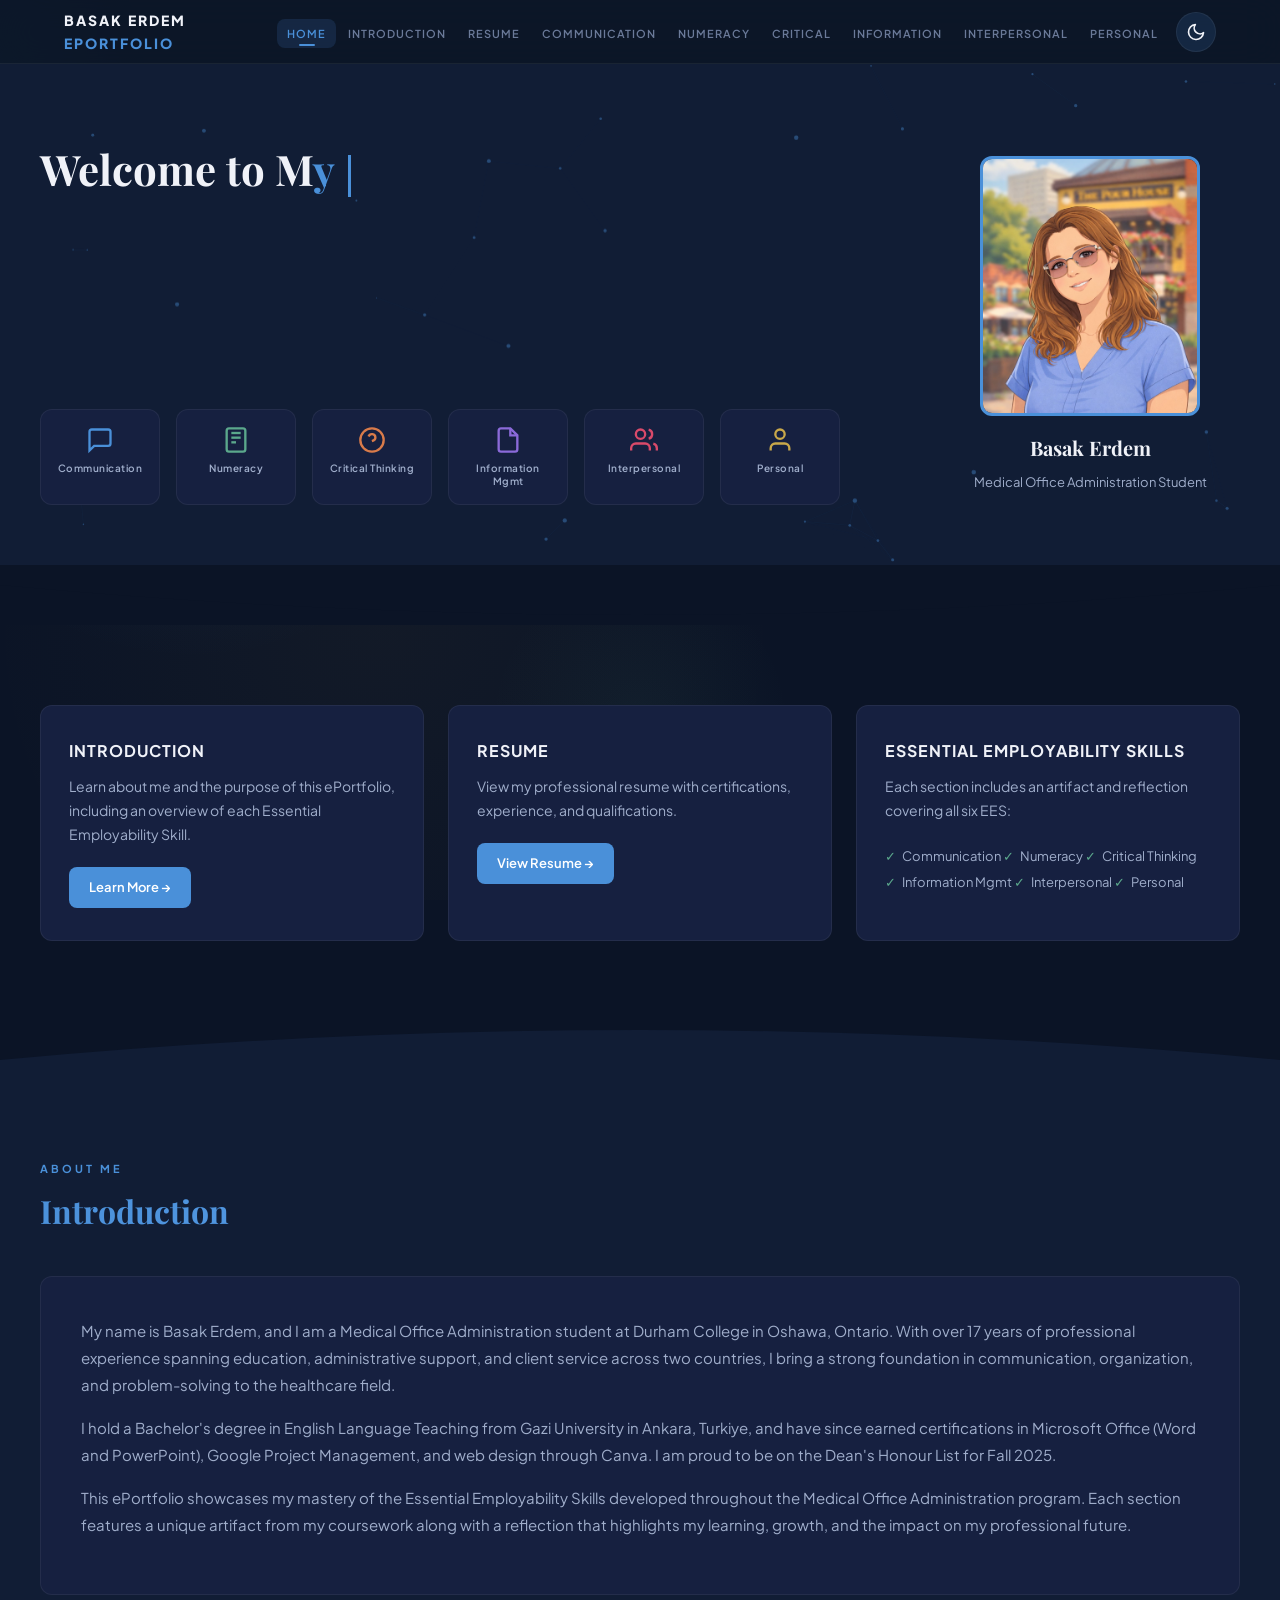
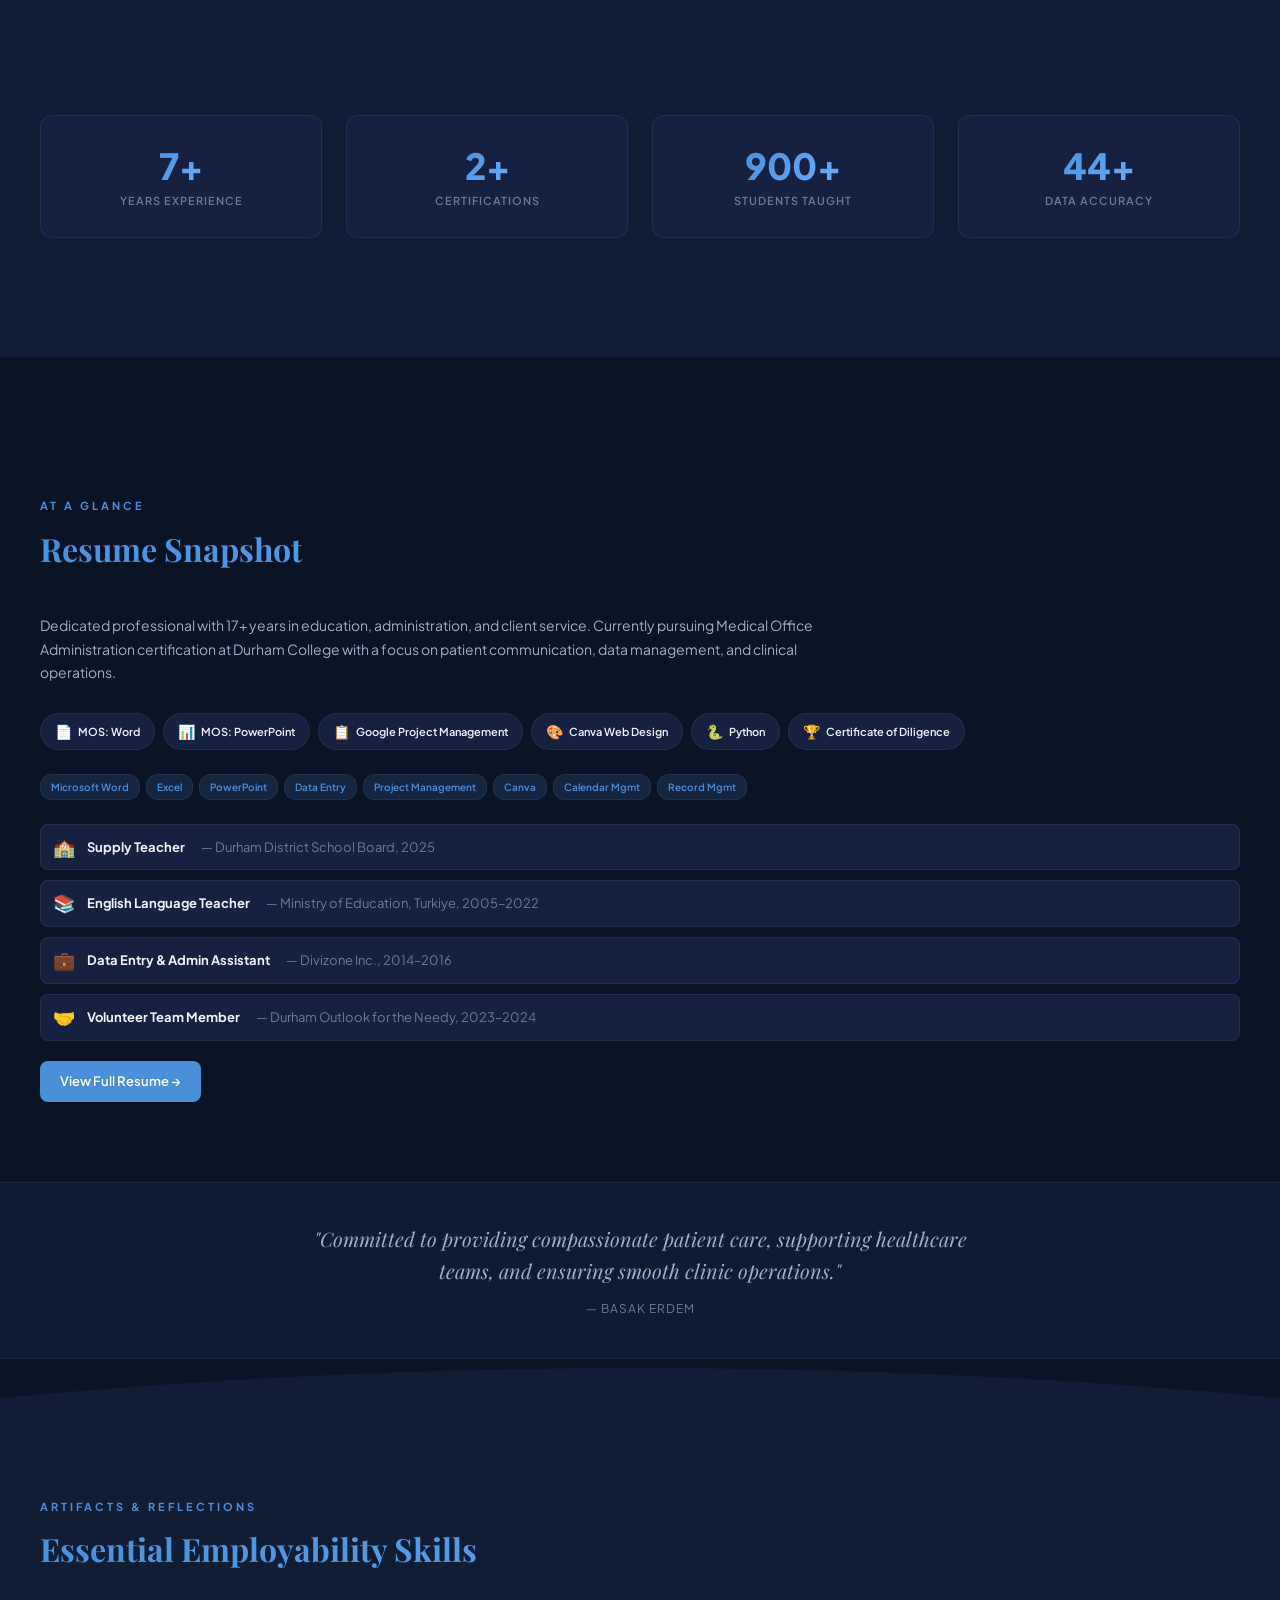
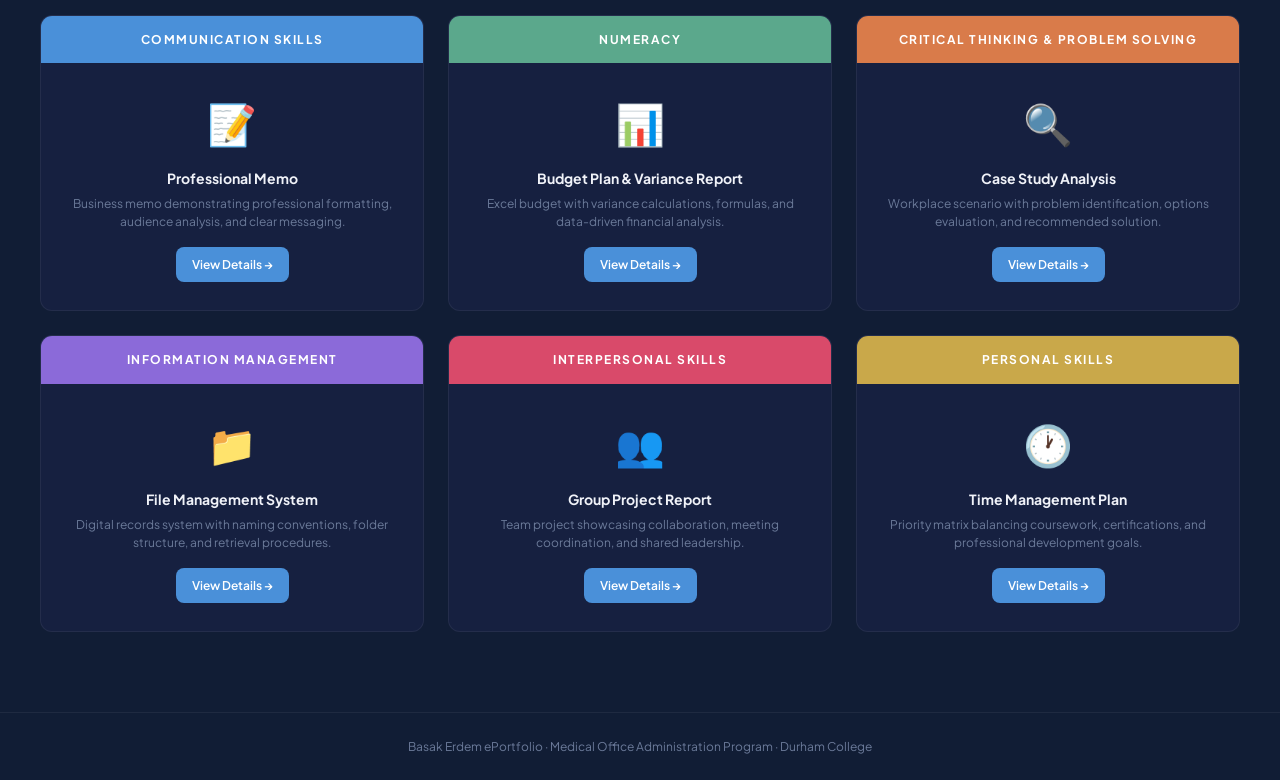
<file: index.html>
<!DOCTYPE html>
<html lang="en" data-theme="dark">
<head>
<meta charset="UTF-8">
<meta name="viewport" content="width=device-width, initial-scale=1.0">
<meta http-equiv="Cache-Control" content="no-cache, no-store, must-revalidate">
<meta http-equiv="Pragma" content="no-cache">
<meta http-equiv="Expires" content="0">
<title>Basak Erdem ePortfolio</title>
<link rel="preconnect" href="https://fonts.googleapis.com">
<link href="https://fonts.googleapis.com/css2?family=Plus+Jakarta+Sans:wght@400;500;600;700;800&family=Playfair+Display:wght@600;700&display=swap" rel="stylesheet">
<link rel="stylesheet" href="styles.css?v=1.0">
<style>
/* Index-only: stronger fixed parallax backgrounds */
.parallax-section::before{opacity:1 !important}
.parallax-section.bg-primary::before{
  background-image:
    radial-gradient(circle 300px at 15% 40%, rgba(74,144,217,0.1) 0%, transparent 100%),
    radial-gradient(circle 200px at 85% 25%, rgba(139,106,217,0.08) 0%, transparent 100%),
    radial-gradient(circle 150px at 50% 80%, rgba(91,168,140,0.06) 0%, transparent 100%),
    radial-gradient(circle 80px at 70% 60%, rgba(74,144,217,0.12) 0%, transparent 100%),
    radial-gradient(circle 400px at 30% 70%, rgba(201,168,74,0.04) 0%, transparent 100%) !important;
  background-attachment:fixed !important;
}
.parallax-section.bg-secondary::before{
  background-image:
    radial-gradient(circle 250px at 75% 50%, rgba(91,168,140,0.1) 0%, transparent 100%),
    radial-gradient(circle 350px at 20% 30%, rgba(74,144,217,0.08) 0%, transparent 100%),
    radial-gradient(circle 120px at 60% 15%, rgba(139,106,217,0.1) 0%, transparent 100%),
    radial-gradient(circle 180px at 40% 85%, rgba(217,74,106,0.05) 0%, transparent 100%),
    radial-gradient(circle 90px at 90% 75%, rgba(74,144,217,0.12) 0%, transparent 100%) !important;
  background-attachment:fixed !important;
}
[data-theme="light"] .parallax-section.bg-primary::before{
  background-image:
    radial-gradient(circle 300px at 15% 40%, rgba(43,108,176,0.08) 0%, transparent 100%),
    radial-gradient(circle 200px at 85% 25%, rgba(107,70,193,0.06) 0%, transparent 100%),
    radial-gradient(circle 150px at 50% 80%, rgba(47,133,90,0.05) 0%, transparent 100%),
    radial-gradient(circle 80px at 70% 60%, rgba(43,108,176,0.1) 0%, transparent 100%) !important;
}
[data-theme="light"] .parallax-section.bg-secondary::before{
  background-image:
    radial-gradient(circle 250px at 75% 50%, rgba(47,133,90,0.07) 0%, transparent 100%),
    radial-gradient(circle 350px at 20% 30%, rgba(43,108,176,0.06) 0%, transparent 100%),
    radial-gradient(circle 120px at 60% 15%, rgba(107,70,193,0.08) 0%, transparent 100%) !important;
}
@media(max-width:900px){
  .parallax-section::before{background-attachment:scroll !important;opacity:0.5 !important}
}
</style>
</head>
<body>
<div class="cursor-glow" id="cursorGlow"></div>
<div class="scroll-progress" id="scrollProgress"></div>

<nav class="nav" id="mainNav">
  <div class="nav-inner">
    <a href="index.html" class="nav-brand">Basak Erdem <span>ePortfolio</span></a>
    <ul class="nav-links" id="navLinks">
      <li><a href="index.html" class="active">Home</a></li>
      <li><a href="#introduction">Introduction</a></li>
      <li><a href="resume.html">Resume</a></li>
      <li><a href="communication.html">Communication</a></li>
      <li><a href="numeracy.html">Numeracy</a></li>
      <li><a href="critical-thinking.html">Critical</a></li>
      <li><a href="information.html">Information</a></li>
      <li><a href="interpersonal.html">Interpersonal</a></li>
      <li><a href="personal.html">Personal</a></li>
    </ul>
    <button class="theme-toggle" id="themeToggle" title="Toggle theme">
      <svg class="theme-icon" id="themeIcon" viewBox="0 0 24 24" fill="none" stroke="currentColor" stroke-width="2" stroke-linecap="round" stroke-linejoin="round"><path d="M21 12.79A9 9 0 1 1 11.21 3 7 7 0 0 0 21 12.79z"/></svg>
    </button>
    <button class="hamburger" id="hamburger">☰</button>
  </div>
</nav>

<!-- ═══════ HERO ═══════ -->
<section class="hero" id="home">
  <canvas id="particleCanvas"></canvas>
  <div class="hero-inner">
    <div class="hero-content">
      <h1 id="typingTarget"></h1>
      <p>This portfolio demonstrates my mastery of the Essential Employability Skills developed throughout the Medical Office Administration program at Durham College. Each section includes an artifact and a reflection that highlights my learning and growth.</p>
      <div class="skill-icons">
        <a href="communication.html" class="skill-icon"><svg viewBox="0 0 24 24" fill="none" stroke="var(--skill-comm)" stroke-width="2"><path d="M21 15a2 2 0 0 1-2 2H7l-4 4V5a2 2 0 0 1 2-2h14a2 2 0 0 1 2 2z"/></svg><span>Communication</span></a>
        <a href="numeracy.html" class="skill-icon"><svg viewBox="0 0 24 24" fill="none" stroke="var(--skill-num)" stroke-width="2"><rect x="4" y="2" width="16" height="20" rx="2"/><line x1="8" y1="6" x2="16" y2="6"/><line x1="8" y1="10" x2="16" y2="10"/><line x1="8" y1="14" x2="12" y2="14"/></svg><span>Numeracy</span></a>
        <a href="critical-thinking.html" class="skill-icon"><svg viewBox="0 0 24 24" fill="none" stroke="var(--skill-crit)" stroke-width="2"><circle cx="12" cy="12" r="10"/><path d="M9.09 9a3 3 0 0 1 5.83 1c0 2-3 3-3 3"/><line x1="12" y1="17" x2="12.01" y2="17"/></svg><span>Critical Thinking</span></a>
        <a href="information.html" class="skill-icon"><svg viewBox="0 0 24 24" fill="none" stroke="var(--skill-info)" stroke-width="2"><path d="M14 2H6a2 2 0 0 0-2 2v16a2 2 0 0 0 2 2h12a2 2 0 0 0 2-2V8z"/><polyline points="14 2 14 8 20 8"/></svg><span>Information Mgmt</span></a>
        <a href="interpersonal.html" class="skill-icon"><svg viewBox="0 0 24 24" fill="none" stroke="var(--skill-inter)" stroke-width="2"><path d="M17 21v-2a4 4 0 0 0-4-4H5a4 4 0 0 0-4 4v2"/><circle cx="9" cy="7" r="4"/><path d="M23 21v-2a4 4 0 0 0-3-3.87"/><path d="M16 3.13a4 4 0 0 1 0 7.75"/></svg><span>Interpersonal</span></a>
        <a href="personal.html" class="skill-icon"><svg viewBox="0 0 24 24" fill="none" stroke="var(--skill-personal)" stroke-width="2"><path d="M20 21v-2a4 4 0 0 0-4-4H8a4 4 0 0 0-4 4v2"/><circle cx="12" cy="7" r="4"/></svg><span>Personal</span></a>
      </div>
    </div>
    <div class="hero-photo">
      <div class="photo-frame"><img src="photo.png" alt="Basak Erdem" style="object-position:center 15%"></div>
      <div class="name-label">Basak Erdem</div>
      <div class="role-label">Medical Office Administration Student</div>
    </div>
  </div>
</section>

<!-- ═══════ DIVIDER: hero → info cards ═══════ -->
<div class="divider divider-down"><svg viewBox="0 0 1200 60" preserveAspectRatio="none"><path class="divider-shape" d="M0,0 L1200,0 L1200,20 Q600,80 0,20 Z" style="fill:var(--bg-primary)"/></svg></div>

<!-- ═══════ INFO CARDS (bg-primary) ═══════ -->
<div class="parallax-section bg-primary">
  <div class="parallax-inner">
    <div class="info-cards">
      <div class="info-card fade-in"><h3>Introduction</h3><p>Learn about me and the purpose of this ePortfolio, including an overview of each Essential Employability Skill.</p><a href="#introduction" class="btn">Learn More →</a></div>
      <div class="info-card fade-in"><h3>Resume</h3><p>View my professional resume with certifications, experience, and qualifications.</p><a href="resume.html" class="btn">View Resume →</a></div>
      <div class="info-card fade-in"><h3>Essential Employability Skills</h3><p>Each section includes an artifact and reflection covering all six EES:</p><div class="ees-list"><span class="check">✓</span> Communication <span class="check">✓</span> Numeracy <span class="check">✓</span> Critical Thinking<br><span class="check">✓</span> Information Mgmt <span class="check">✓</span> Interpersonal <span class="check">✓</span> Personal</div></div>
    </div>
  </div>
</div>

<!-- ═══════ DIVIDER ═══════ -->
<div class="divider divider-up"><svg viewBox="0 0 1200 60" preserveAspectRatio="none"><path class="divider-shape" d="M0,60 L0,40 Q600,-20 1200,40 L1200,60 Z"/></svg></div>

<!-- ═══════ INTRODUCTION (bg-secondary) ═══════ -->
<div class="parallax-section bg-secondary" id="introduction">
  <div class="parallax-inner">
    <p class="section-label">About Me</p>
    <h2 class="section-title">Introduction</h2>
    <div class="intro-content fade-in">
      <p>My name is Basak Erdem, and I am a Medical Office Administration student at Durham College in Oshawa, Ontario. With over 17 years of professional experience spanning education, administrative support, and client service across two countries, I bring a strong foundation in communication, organization, and problem-solving to the healthcare field.</p>
      <p>I hold a Bachelor's degree in English Language Teaching from Gazi University in Ankara, Turkiye, and have since earned certifications in Microsoft Office (Word and PowerPoint), Google Project Management, and web design through Canva. I am proud to be on the Dean's Honour List for Fall 2025.</p>
      <p>This ePortfolio showcases my mastery of the Essential Employability Skills developed throughout the Medical Office Administration program. Each section features a unique artifact from my coursework along with a reflection that highlights my learning, growth, and the impact on my professional future.</p>
    </div>
  </div>
</div>

<!-- ═══════ ANIMATED COUNTERS ═══════ -->
<div class="parallax-section bg-secondary" style="padding-top:0">
  <div class="parallax-inner">
    <div class="counters">
      <div class="counter-item fade-in"><div class="counter-number" data-target="17">0</div><div class="counter-label">Years Experience</div></div>
      <div class="counter-item fade-in"><div class="counter-number" data-target="6">0</div><div class="counter-label">Certifications</div></div>
      <div class="counter-item fade-in"><div class="counter-number" data-target="2000">0</div><div class="counter-label">Students Taught</div></div>
      <div class="counter-item fade-in"><div class="counter-number" data-target="98">0</div><div class="counter-label">Data Accuracy</div></div>
    </div>
  </div>
</div>

<!-- ═══════ DIVIDER ═══════ -->
<div class="divider divider-down"><svg viewBox="0 0 1200 60" preserveAspectRatio="none"><path class="divider-shape" d="M0,0 L1200,0 L1200,20 Q600,80 0,20 Z" style="fill:var(--bg-primary)"/></svg></div>

<!-- ═══════ RESUME SNAPSHOT (bg-primary) ═══════ -->
<div class="parallax-section bg-primary" id="resume-snap">
  <div class="parallax-inner">
    <p class="section-label">At a Glance</p>
    <h2 class="section-title">Resume Snapshot</h2>

    <p class="resume-snap-summary fade-in">Dedicated professional with 17+ years in education, administration, and client service. Currently pursuing Medical Office Administration certification at Durham College with a focus on patient communication, data management, and clinical operations.</p>

    <div class="cert-badges fade-in">
      <span class="cert-mini"><span class="cert-mini-icon">📄</span> MOS: Word</span>
      <span class="cert-mini"><span class="cert-mini-icon">📊</span> MOS: PowerPoint</span>
      <span class="cert-mini"><span class="cert-mini-icon">📋</span> Google Project Management</span>
      <span class="cert-mini"><span class="cert-mini-icon">🎨</span> Canva Web Design</span>
      <span class="cert-mini"><span class="cert-mini-icon">🐍</span> Python</span>
      <span class="cert-mini"><span class="cert-mini-icon">🏆</span> Certificate of Diligence</span>
    </div>

    <div class="skills-compact fade-in">
      <span class="skill-sm skill-stagger">Microsoft Word</span>
      <span class="skill-sm skill-stagger">Excel</span>
      <span class="skill-sm skill-stagger">PowerPoint</span>
      <span class="skill-sm skill-stagger">Data Entry</span>
      <span class="skill-sm skill-stagger">Project Management</span>
      <span class="skill-sm skill-stagger">Canva</span>
      <span class="skill-sm skill-stagger">Calendar Mgmt</span>
      <span class="skill-sm skill-stagger">Record Mgmt</span>
      <span class="skill-sm skill-stagger">Client Engagement</span>
      <span class="skill-sm skill-stagger">Problem Solving</span>
      <span class="skill-sm skill-stagger">Teamwork</span>
      <span class="skill-sm skill-stagger">Turkish (Native)</span>
    </div>

    <div class="exp-list fade-in">
      <div class="exp-item"><span class="exp-icon">🏫</span><span class="exp-title">Supply Teacher</span><span class="exp-co">— Durham District School Board, 2025</span></div>
      <div class="exp-item"><span class="exp-icon">📚</span><span class="exp-title">English Language Teacher</span><span class="exp-co">— Ministry of Education, Turkiye, 2005–2022</span></div>
      <div class="exp-item"><span class="exp-icon">💼</span><span class="exp-title">Data Entry & Admin Assistant</span><span class="exp-co">— Divizone Inc., 2014–2016</span></div>
      <div class="exp-item"><span class="exp-icon">🤝</span><span class="exp-title">Volunteer Team Member</span><span class="exp-co">— Durham Outlook for the Needy, 2023–2024</span></div>
    </div>

    <a href="resume.html" class="btn fade-in">View Full Resume →</a>
  </div>
</div>

<!-- ═══════ QUOTE BANNER ═══════ -->
<div class="quote-banner">
  <blockquote>"Committed to providing compassionate patient care, supporting healthcare teams, and ensuring smooth clinic operations."</blockquote>
  <div class="quote-attr">— Basak Erdem</div>
</div>

<!-- ═══════ DIVIDER ═══════ -->
<div class="divider divider-up"><svg viewBox="0 0 1200 60" preserveAspectRatio="none"><path class="divider-shape" d="M0,60 L0,40 Q600,-20 1200,40 L1200,60 Z"/></svg></div>

<!-- ═══════ EES CARDS (bg-secondary) ═══════ -->
<div class="parallax-section bg-secondary">
  <div class="parallax-inner">
    <p class="section-label">Artifacts & Reflections</p>
    <h2 class="section-title">Essential Employability Skills</h2>

    <div class="ees-grid">
      <a href="communication.html" class="ees-card ees-comm fade-in"><div class="ees-card-header">Communication Skills</div><div class="ees-card-body"><div class="ees-card-icon">📝</div><div class="ees-card-title">Professional Memo</div><div class="ees-card-desc">Business memo demonstrating professional formatting, audience analysis, and clear messaging.</div><span class="btn">View Details →</span></div></a>
      <a href="numeracy.html" class="ees-card ees-num fade-in"><div class="ees-card-header">Numeracy</div><div class="ees-card-body"><div class="ees-card-icon">📊</div><div class="ees-card-title">Budget Plan & Variance Report</div><div class="ees-card-desc">Excel budget with variance calculations, formulas, and data-driven financial analysis.</div><span class="btn">View Details →</span></div></a>
      <a href="critical-thinking.html" class="ees-card ees-crit fade-in"><div class="ees-card-header">Critical Thinking & Problem Solving</div><div class="ees-card-body"><div class="ees-card-icon">🔍</div><div class="ees-card-title">Case Study Analysis</div><div class="ees-card-desc">Workplace scenario with problem identification, options evaluation, and recommended solution.</div><span class="btn">View Details →</span></div></a>
      <a href="information.html" class="ees-card ees-info fade-in"><div class="ees-card-header">Information Management</div><div class="ees-card-body"><div class="ees-card-icon">📁</div><div class="ees-card-title">File Management System</div><div class="ees-card-desc">Digital records system with naming conventions, folder structure, and retrieval procedures.</div><span class="btn">View Details →</span></div></a>
      <a href="interpersonal.html" class="ees-card ees-inter fade-in"><div class="ees-card-header">Interpersonal Skills</div><div class="ees-card-body"><div class="ees-card-icon">👥</div><div class="ees-card-title">Group Project Report</div><div class="ees-card-desc">Team project showcasing collaboration, meeting coordination, and shared leadership.</div><span class="btn">View Details →</span></div></a>
      <a href="personal.html" class="ees-card ees-personal fade-in"><div class="ees-card-header">Personal Skills</div><div class="ees-card-body"><div class="ees-card-icon">🕐</div><div class="ees-card-title">Time Management Plan</div><div class="ees-card-desc">Priority matrix balancing coursework, certifications, and professional development goals.</div><span class="btn">View Details →</span></div></a>
    </div>
  </div>
</div>

<button class="back-to-top" id="backToTop" title="Back to top">↑</button>
<footer class="footer">Basak Erdem ePortfolio · Medical Office Administration Program · Durham College</footer>

<script>
// ─── PARTICLES ───
const canvas=document.getElementById('particleCanvas');if(canvas){const ctx=canvas.getContext('2d');let particles=[];
function rc(){const h=canvas.parentElement;canvas.width=h.offsetWidth;canvas.height=h.offsetHeight}
function cp(){particles=[];const density=window.innerWidth<600?25000:14000;const c=Math.floor((canvas.width*canvas.height)/density);for(let i=0;i<c;i++)particles.push({x:Math.random()*canvas.width,y:Math.random()*canvas.height,vx:(Math.random()-.5)*.35,vy:(Math.random()-.5)*.35,r:Math.random()*1.8+.5})}
function dp(){ctx.clearRect(0,0,canvas.width,canvas.height);const t=document.documentElement.getAttribute('data-theme'),c=t==='dark'?'rgba(74,144,217,':'rgba(43,108,176,';
particles.forEach((p,i)=>{p.x+=p.vx;p.y+=p.vy;if(p.x<0||p.x>canvas.width)p.vx*=-1;if(p.y<0||p.y>canvas.height)p.vy*=-1;ctx.beginPath();ctx.arc(p.x,p.y,p.r,0,Math.PI*2);ctx.fillStyle=c+'0.4)';ctx.fill();
for(let j=i+1;j<particles.length;j++){const dx=p.x-particles[j].x,dy=p.y-particles[j].y,d=Math.sqrt(dx*dx+dy*dy);const maxDist=window.innerWidth<600?80:110;if(d<maxDist){ctx.beginPath();ctx.moveTo(p.x,p.y);ctx.lineTo(particles[j].x,particles[j].y);ctx.strokeStyle=c+(0.12*(1-d/maxDist))+')';ctx.lineWidth=.5;ctx.stroke()}}});
requestAnimationFrame(dp)}
rc();cp();dp();window.addEventListener('resize',()=>{rc();cp()})}

// ─── TYPING ───
const tt=document.getElementById('typingTarget');if(tt){const text='Welcome to My ePortfolio',as=12;let ci=0;
function type(){if(ci<=text.length){let h='';const typed=text.slice(0,ci);if(ci<=as)h=typed+'<span class="typing-cursor"></span>';else h=typed.slice(0,as)+'<span>'+typed.slice(as)+'</span><span class="typing-cursor"></span>';tt.innerHTML=h;ci++;setTimeout(type,65+Math.random()*40)}
else setTimeout(()=>{tt.innerHTML='Welcome to <span>My ePortfolio</span>';document.querySelector('.hero-content>p').classList.add('typed-done')},700)}
setTimeout(type,400)}

// ─── THEME ───
const toggle=document.getElementById('themeToggle'),ti=document.getElementById('themeIcon'),html=document.documentElement;
const moonP='<path d="M21 12.79A9 9 0 1 1 11.21 3 7 7 0 0 0 21 12.79z"/>',sunP='<circle cx="12" cy="12" r="5"/><line x1="12" y1="1" x2="12" y2="3"/><line x1="12" y1="21" x2="12" y2="23"/><line x1="4.22" y1="4.22" x2="5.64" y2="5.64"/><line x1="18.36" y1="18.36" x2="19.78" y2="19.78"/><line x1="1" y1="12" x2="3" y2="12"/><line x1="21" y1="12" x2="23" y2="12"/><line x1="4.22" y1="19.78" x2="5.64" y2="18.36"/><line x1="18.36" y1="5.64" x2="19.78" y2="4.22"/>';
function setIcon(t){ti.innerHTML=t==='dark'?moonP:sunP}
toggle.addEventListener('click',()=>{toggle.classList.add('rotating');setTimeout(()=>toggle.classList.remove('rotating'),500);const n=html.getAttribute('data-theme')==='dark'?'light':'dark';html.setAttribute('data-theme',n);setIcon(n);localStorage.setItem('theme',n)});
const saved=localStorage.getItem('theme');if(saved){html.setAttribute('data-theme',saved);setIcon(saved)}

// ─── SCROLL: progress + nav + back-to-top ───
window.addEventListener('scroll',()=>{const s=window.scrollY,d=document.documentElement.scrollHeight-window.innerHeight;
document.getElementById('scrollProgress').style.width=(s/d)*100+'%';
document.getElementById('mainNav').classList.toggle('scrolled',s>20);
document.getElementById('backToTop').classList.toggle('show',s>400)});
document.getElementById('backToTop').addEventListener('click',()=>window.scrollTo({top:0,behavior:'smooth'}));


// ─── CURSOR GLOW ───
const glow=document.getElementById('cursorGlow');document.addEventListener('mousemove',e=>{glow.style.left=e.clientX+'px';glow.style.top=e.clientY+'px'});

// ─── HAMBURGER ───
document.getElementById('hamburger').addEventListener('click',()=>document.getElementById('navLinks').classList.toggle('open'));
document.querySelectorAll('.nav-links a').forEach(l=>l.addEventListener('click',()=>document.getElementById('navLinks').classList.remove('open')));

// ─── INTERSECTION OBSERVER ───
const obs=new IntersectionObserver(e=>{e.forEach(en=>{if(en.isIntersecting)en.target.classList.add('visible')})},{threshold:0.1});
document.querySelectorAll('.fade-in,.slide-left,.slide-right').forEach(el=>obs.observe(el));

// ─── ANIMATED COUNTERS ───
const counterObs=new IntersectionObserver(entries=>{entries.forEach(entry=>{if(entry.isIntersecting){const el=entry.target;const target=parseInt(el.getAttribute('data-target'));const suffix=el.closest('.counter-item').querySelector('.counter-label').textContent.includes('%')?'%':'+';
let current=0;const increment=target/60;const timer=setInterval(()=>{current+=increment;if(current>=target){current=target;clearInterval(timer)}
el.textContent=Math.floor(current)+suffix},25);counterObs.unobserve(el)}})},{threshold:0.5});
document.querySelectorAll('.counter-number[data-target]').forEach(el=>counterObs.observe(el));

// ─── STAGGER SKILL TAGS ───
const skillStaggerObs=new IntersectionObserver(entries=>{entries.forEach(entry=>{if(entry.isIntersecting){const parent=entry.target.closest('.skills-compact');if(parent){const tags=parent.querySelectorAll('.skill-stagger');tags.forEach((tag,i)=>{setTimeout(()=>tag.classList.add('visible'),i*80)})}
skillStaggerObs.unobserve(entry.target)}})},{threshold:0.3});
const firstSkillTag=document.querySelector('.skill-stagger');
if(firstSkillTag)skillStaggerObs.observe(firstSkillTag);
</script>
</body>
</html>
</file>
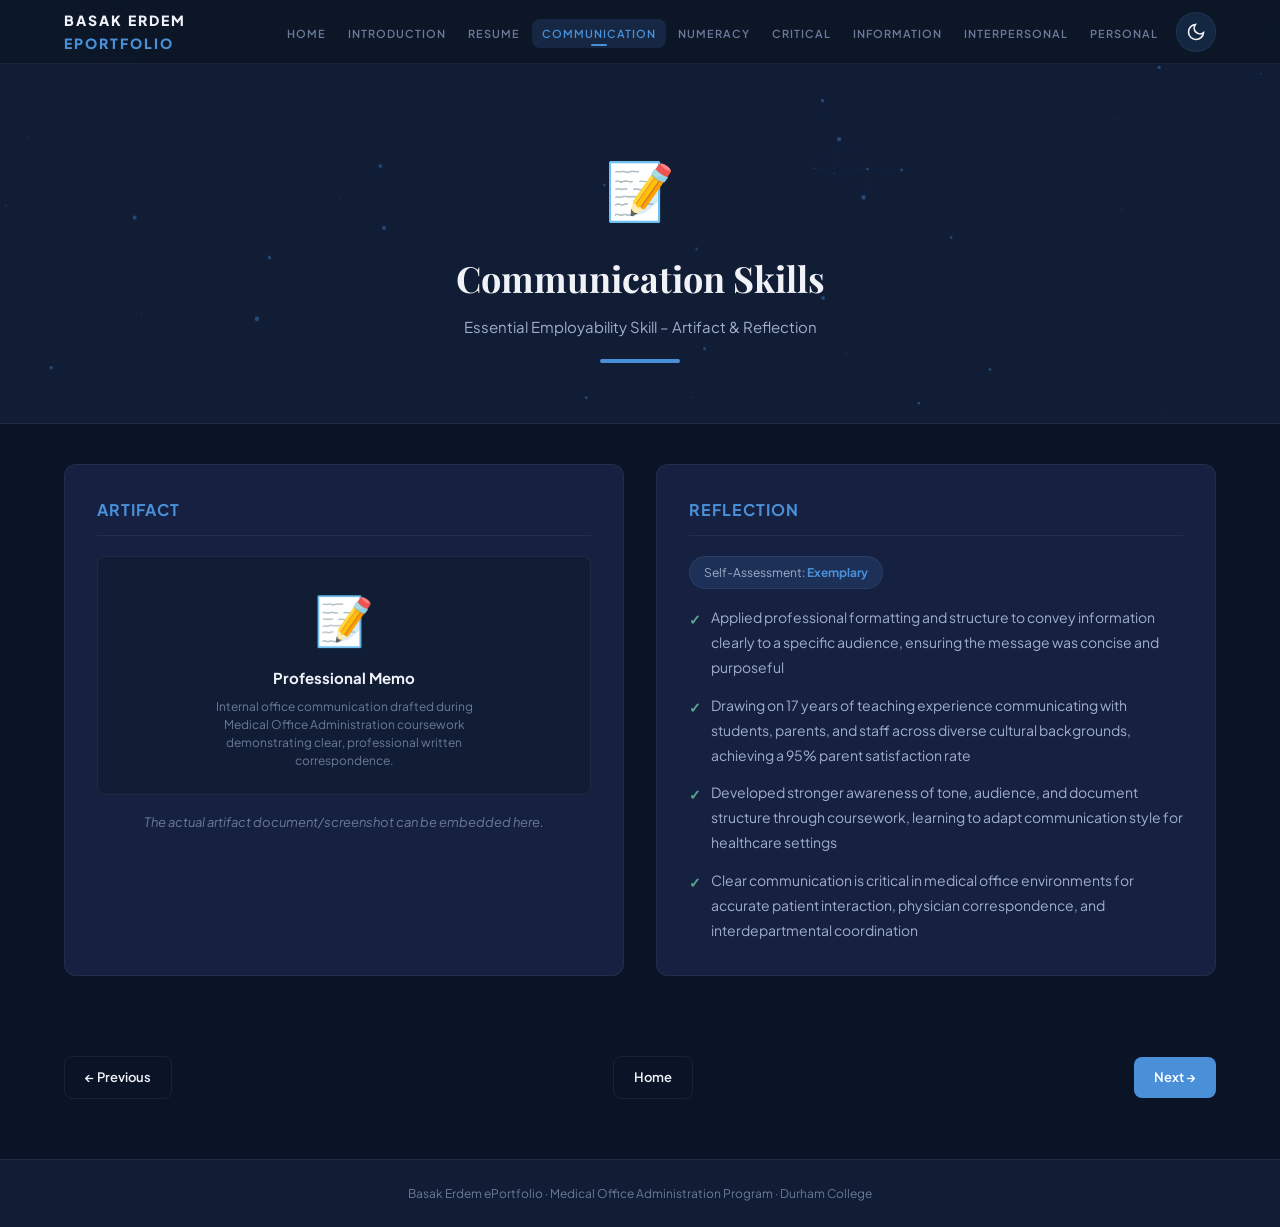
<file: communication.html>
<!DOCTYPE html><html lang="en" data-theme="dark"><head><meta charset="UTF-8"><meta name="viewport" content="width=device-width,initial-scale=1.0">
<meta http-equiv="Cache-Control" content="no-cache, no-store, must-revalidate">
<meta http-equiv="Pragma" content="no-cache">
<meta http-equiv="Expires" content="0">
<title>Communication Skills – Basak Erdem ePortfolio</title>
<link rel="preconnect" href="https://fonts.googleapis.com">
<link href="https://fonts.googleapis.com/css2?family=Plus+Jakarta+Sans:wght@400;500;600;700;800&family=Playfair+Display:wght@600;700&display=swap" rel="stylesheet">
<link rel="stylesheet" href="styles.css?v=1.0"></head><body>
<div class="cursor-glow" id="cursorGlow"></div>
<div class="scroll-progress" id="scrollProgress"></div>
<nav class="nav" id="mainNav"><div class="nav-inner"><a href="index.html" class="nav-brand">Basak Erdem <span>ePortfolio</span></a><ul class="nav-links" id="navLinks"><li><a href="index.html">Home</a></li><li><a href="index.html#introduction">Introduction</a></li><li><a href="resume.html">Resume</a></li><li><a href="communication.html" class="active">Communication</a></li><li><a href="numeracy.html">Numeracy</a></li><li><a href="critical-thinking.html">Critical</a></li><li><a href="information.html">Information</a></li><li><a href="interpersonal.html">Interpersonal</a></li><li><a href="personal.html">Personal</a></li></ul><button class="theme-toggle" id="themeToggle" title="Toggle theme"><svg class="theme-icon" id="themeIcon" viewBox="0 0 24 24" fill="none" stroke="currentColor" stroke-width="2"><path d="M21 12.79A9 9 0 1 1 11.21 3 7 7 0 0 0 21 12.79z"/></svg></button><button class="hamburger" id="hamburger">☰</button></div></nav>
<section class="hero" style="text-align:center">
  <canvas id="particleCanvas"></canvas>
  <div style="position:relative;z-index:1">
    <div style="font-size:56px;margin-bottom:16px">📝</div>
    <h1 style="font-size:36px;margin-bottom:8px">Communication Skills</h1>
    <p style="color:var(--text-secondary);font-size:15px;max-width:600px;margin:0 auto">Essential Employability Skill – Artifact & Reflection</p>
    <div style="height:4px;border-radius:2px;width:80px;margin:20px auto 0;background:var(--skill-comm)"></div>
  </div>
</section>
<div class="detail-content">
<div class="detail-grid">
<div class="detail-card fade-in">
<h2>Artifact</h2>
<div class="artifact-display">
<div class="art-icon">📝</div>
<strong>Professional Memo</strong>
<span>Internal office communication drafted during Medical Office Administration coursework demonstrating clear, professional written correspondence.</span>
</div>
<p style="font-size:13px;color:var(--text-muted);font-style:italic;text-align:center">The actual artifact document/screenshot can be embedded here.</p>
</div>
<div class="detail-card fade-in">
<h2>Reflection</h2>
<div class="self-assess">Self-Assessment: <strong>Exemplary</strong></div>
<ul>
<li>Applied professional formatting and structure to convey information clearly to a specific audience, ensuring the message was concise and purposeful</li>
<li>Drawing on 17 years of teaching experience communicating with students, parents, and staff across diverse cultural backgrounds, achieving a 95% parent satisfaction rate</li>
<li>Developed stronger awareness of tone, audience, and document structure through coursework, learning to adapt communication style for healthcare settings</li>
<li>Clear communication is critical in medical office environments for accurate patient interaction, physician correspondence, and interdepartmental coordination</li>
</ul>
</div>
</div>
</div>
<div class="detail-nav">
<a href="resume.html" class="btn btn-outline">← Previous</a>
<a href="index.html" class="btn btn-outline">Home</a>
<a href="numeracy.html" class="btn">Next →</a>
</div>
<button class="back-to-top" id="backToTop" title="Back to top">↑</button>
<footer class="footer">Basak Erdem ePortfolio · Medical Office Administration Program · Durham College</footer>
<script>
const toggle=document.getElementById("themeToggle"),ti=document.getElementById("themeIcon"),html=document.documentElement;
const moonP='<path d="M21 12.79A9 9 0 1 1 11.21 3 7 7 0 0 0 21 12.79z"/>',sunP='<circle cx="12" cy="12" r="5"/><line x1="12" y1="1" x2="12" y2="3"/><line x1="12" y1="21" x2="12" y2="23"/><line x1="4.22" y1="4.22" x2="5.64" y2="5.64"/><line x1="18.36" y1="18.36" x2="19.78" y2="19.78"/><line x1="1" y1="12" x2="3" y2="12"/><line x1="21" y1="12" x2="23" y2="12"/><line x1="4.22" y1="19.78" x2="5.64" y2="18.36"/><line x1="18.36" y1="5.64" x2="19.78" y2="4.22"/>';
function setIcon(t){ti.innerHTML=t==="dark"?moonP:sunP}
toggle.addEventListener("click",()=>{toggle.classList.add("rotating");setTimeout(()=>toggle.classList.remove("rotating"),500);const n=html.getAttribute("data-theme")==="dark"?"light":"dark";html.setAttribute("data-theme",n);setIcon(n);localStorage.setItem("theme",n)});
const saved=localStorage.getItem("theme");if(saved){html.setAttribute("data-theme",saved);setIcon(saved)}
window.addEventListener("scroll",()=>{const s=window.scrollY,d=document.documentElement.scrollHeight-window.innerHeight;document.getElementById("scrollProgress").style.width=(s/d)*100+"%";document.getElementById("mainNav").classList.toggle("scrolled",s>20);document.getElementById("backToTop").classList.toggle("show",s>400)});
document.getElementById("backToTop").addEventListener("click",()=>window.scrollTo({top:0,behavior:"smooth"}));
const glow=document.getElementById("cursorGlow");document.addEventListener("mousemove",e=>{glow.style.left=e.clientX+"px";glow.style.top=e.clientY+"px"});
document.getElementById("hamburger").addEventListener("click",()=>document.getElementById("navLinks").classList.toggle("open"));
document.querySelectorAll(".nav-links a").forEach(l=>l.addEventListener("click",()=>document.getElementById("navLinks").classList.remove("open")));
const obs=new IntersectionObserver(e=>{e.forEach(en=>{if(en.isIntersecting)en.target.classList.add("visible")})},{threshold:0.1});
document.querySelectorAll(".fade-in").forEach(el=>obs.observe(el));
// Particles
const canvas=document.getElementById("particleCanvas");if(canvas){const ctx=canvas.getContext("2d");let particles=[];
function rc(){const h=canvas.parentElement;canvas.width=h.offsetWidth;canvas.height=h.offsetHeight}
function cp(){particles=[];const density=window.innerWidth<600?25000:14000;const c=Math.floor((canvas.width*canvas.height)/density);for(let i=0;i<c;i++)particles.push({x:Math.random()*canvas.width,y:Math.random()*canvas.height,vx:(Math.random()-.5)*.35,vy:(Math.random()-.5)*.35,r:Math.random()*1.8+.5})}
function dp(){ctx.clearRect(0,0,canvas.width,canvas.height);const t=document.documentElement.getAttribute("data-theme"),c=t==="dark"?"rgba(74,144,217,":"rgba(43,108,176,";
particles.forEach((p,i)=>{p.x+=p.vx;p.y+=p.vy;if(p.x<0||p.x>canvas.width)p.vx*=-1;if(p.y<0||p.y>canvas.height)p.vy*=-1;ctx.beginPath();ctx.arc(p.x,p.y,p.r,0,Math.PI*2);ctx.fillStyle=c+"0.4)";ctx.fill();
for(let j=i+1;j<particles.length;j++){const dx=p.x-particles[j].x,dy=p.y-particles[j].y,d=Math.sqrt(dx*dx+dy*dy);const maxDist=window.innerWidth<600?80:110;if(d<maxDist){ctx.beginPath();ctx.moveTo(p.x,p.y);ctx.lineTo(particles[j].x,particles[j].y);ctx.strokeStyle=c+(0.12*(1-d/maxDist))+")";ctx.lineWidth=.5;ctx.stroke()}}});
requestAnimationFrame(dp)}
rc();cp();dp();window.addEventListener("resize",function(){rc();cp()})}
</script>
</body></html>
</file>
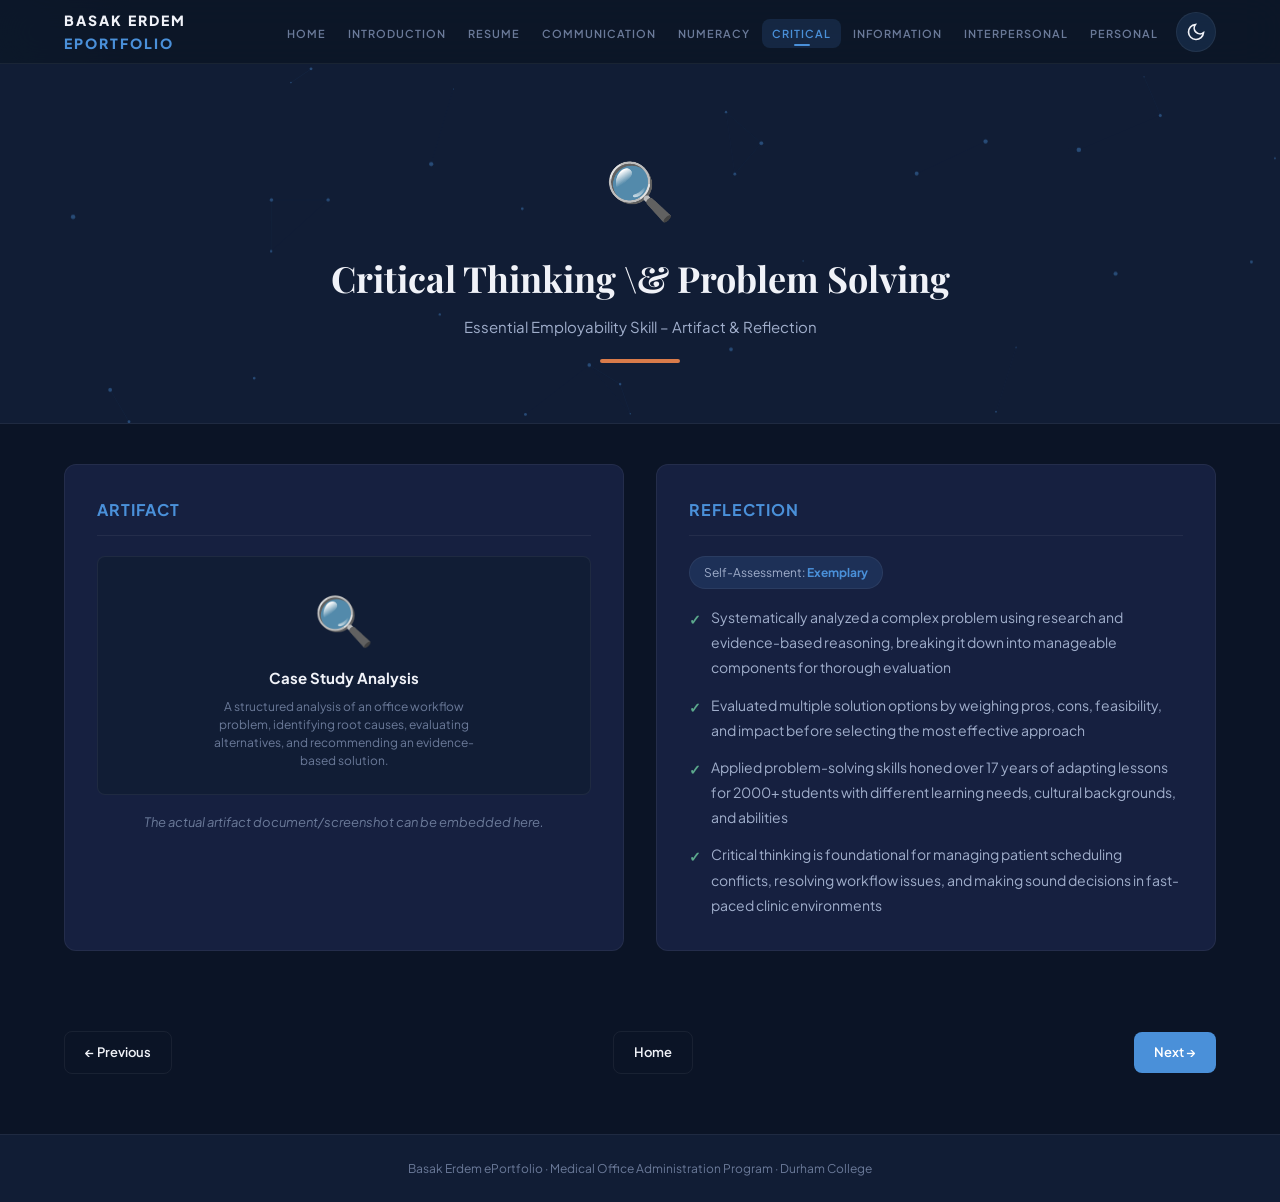
<file: critical-thinking.html>
<!DOCTYPE html><html lang="en" data-theme="dark"><head><meta charset="UTF-8"><meta name="viewport" content="width=device-width,initial-scale=1.0">
<meta http-equiv="Cache-Control" content="no-cache, no-store, must-revalidate">
<meta http-equiv="Pragma" content="no-cache">
<meta http-equiv="Expires" content="0">
<title>Critical Thinking & Problem Solving – Basak Erdem ePortfolio</title>
<link rel="preconnect" href="https://fonts.googleapis.com">
<link href="https://fonts.googleapis.com/css2?family=Plus+Jakarta+Sans:wght@400;500;600;700;800&family=Playfair+Display:wght@600;700&display=swap" rel="stylesheet">
<link rel="stylesheet" href="styles.css?v=1.0"></head><body>
<div class="cursor-glow" id="cursorGlow"></div>
<div class="scroll-progress" id="scrollProgress"></div>
<nav class="nav" id="mainNav"><div class="nav-inner"><a href="index.html" class="nav-brand">Basak Erdem <span>ePortfolio</span></a><ul class="nav-links" id="navLinks"><li><a href="index.html">Home</a></li><li><a href="index.html#introduction">Introduction</a></li><li><a href="resume.html">Resume</a></li><li><a href="communication.html">Communication</a></li><li><a href="numeracy.html">Numeracy</a></li><li><a href="critical-thinking.html" class="active">Critical</a></li><li><a href="information.html">Information</a></li><li><a href="interpersonal.html">Interpersonal</a></li><li><a href="personal.html">Personal</a></li></ul><button class="theme-toggle" id="themeToggle" title="Toggle theme"><svg class="theme-icon" id="themeIcon" viewBox="0 0 24 24" fill="none" stroke="currentColor" stroke-width="2"><path d="M21 12.79A9 9 0 1 1 11.21 3 7 7 0 0 0 21 12.79z"/></svg></button><button class="hamburger" id="hamburger">☰</button></div></nav>
<section class="hero" style="text-align:center">
  <canvas id="particleCanvas"></canvas>
  <div style="position:relative;z-index:1">
    <div style="font-size:56px;margin-bottom:16px">🔍</div>
    <h1 style="font-size:36px;margin-bottom:8px">Critical Thinking \&amp; Problem Solving</h1>
    <p style="color:var(--text-secondary);font-size:15px;max-width:600px;margin:0 auto">Essential Employability Skill – Artifact & Reflection</p>
    <div style="height:4px;border-radius:2px;width:80px;margin:20px auto 0;background:var(--skill-crit)"></div>
  </div>
</section>
<div class="detail-content">
<div class="detail-grid">
<div class="detail-card fade-in">
<h2>Artifact</h2>
<div class="artifact-display">
<div class="art-icon">🔍</div>
<strong>Case Study Analysis</strong>
<span>A structured analysis of an office workflow problem, identifying root causes, evaluating alternatives, and recommending an evidence-based solution.</span>
</div>
<p style="font-size:13px;color:var(--text-muted);font-style:italic;text-align:center">The actual artifact document/screenshot can be embedded here.</p>
</div>
<div class="detail-card fade-in">
<h2>Reflection</h2>
<div class="self-assess">Self-Assessment: <strong>Exemplary</strong></div>
<ul>
<li>Systematically analyzed a complex problem using research and evidence-based reasoning, breaking it down into manageable components for thorough evaluation</li>
<li>Evaluated multiple solution options by weighing pros, cons, feasibility, and impact before selecting the most effective approach</li>
<li>Applied problem-solving skills honed over 17 years of adapting lessons for 2000+ students with different learning needs, cultural backgrounds, and abilities</li>
<li>Critical thinking is foundational for managing patient scheduling conflicts, resolving workflow issues, and making sound decisions in fast-paced clinic environments</li>
</ul>
</div>
</div>
</div>
<div class="detail-nav">
<a href="numeracy.html" class="btn btn-outline">← Previous</a>
<a href="index.html" class="btn btn-outline">Home</a>
<a href="information.html" class="btn">Next →</a>
</div>
<button class="back-to-top" id="backToTop" title="Back to top">↑</button>
<footer class="footer">Basak Erdem ePortfolio · Medical Office Administration Program · Durham College</footer>
<script>
const toggle=document.getElementById("themeToggle"),ti=document.getElementById("themeIcon"),html=document.documentElement;
const moonP='<path d="M21 12.79A9 9 0 1 1 11.21 3 7 7 0 0 0 21 12.79z"/>',sunP='<circle cx="12" cy="12" r="5"/><line x1="12" y1="1" x2="12" y2="3"/><line x1="12" y1="21" x2="12" y2="23"/><line x1="4.22" y1="4.22" x2="5.64" y2="5.64"/><line x1="18.36" y1="18.36" x2="19.78" y2="19.78"/><line x1="1" y1="12" x2="3" y2="12"/><line x1="21" y1="12" x2="23" y2="12"/><line x1="4.22" y1="19.78" x2="5.64" y2="18.36"/><line x1="18.36" y1="5.64" x2="19.78" y2="4.22"/>';
function setIcon(t){ti.innerHTML=t==="dark"?moonP:sunP}
toggle.addEventListener("click",()=>{toggle.classList.add("rotating");setTimeout(()=>toggle.classList.remove("rotating"),500);const n=html.getAttribute("data-theme")==="dark"?"light":"dark";html.setAttribute("data-theme",n);setIcon(n);localStorage.setItem("theme",n)});
const saved=localStorage.getItem("theme");if(saved){html.setAttribute("data-theme",saved);setIcon(saved)}
window.addEventListener("scroll",()=>{const s=window.scrollY,d=document.documentElement.scrollHeight-window.innerHeight;document.getElementById("scrollProgress").style.width=(s/d)*100+"%";document.getElementById("mainNav").classList.toggle("scrolled",s>20);document.getElementById("backToTop").classList.toggle("show",s>400)});
document.getElementById("backToTop").addEventListener("click",()=>window.scrollTo({top:0,behavior:"smooth"}));
const glow=document.getElementById("cursorGlow");document.addEventListener("mousemove",e=>{glow.style.left=e.clientX+"px";glow.style.top=e.clientY+"px"});
document.getElementById("hamburger").addEventListener("click",()=>document.getElementById("navLinks").classList.toggle("open"));
document.querySelectorAll(".nav-links a").forEach(l=>l.addEventListener("click",()=>document.getElementById("navLinks").classList.remove("open")));
const obs=new IntersectionObserver(e=>{e.forEach(en=>{if(en.isIntersecting)en.target.classList.add("visible")})},{threshold:0.1});
document.querySelectorAll(".fade-in").forEach(el=>obs.observe(el));
// Particles
const canvas=document.getElementById("particleCanvas");if(canvas){const ctx=canvas.getContext("2d");let particles=[];
function rc(){const h=canvas.parentElement;canvas.width=h.offsetWidth;canvas.height=h.offsetHeight}
function cp(){particles=[];const density=window.innerWidth<600?25000:14000;const c=Math.floor((canvas.width*canvas.height)/density);for(let i=0;i<c;i++)particles.push({x:Math.random()*canvas.width,y:Math.random()*canvas.height,vx:(Math.random()-.5)*.35,vy:(Math.random()-.5)*.35,r:Math.random()*1.8+.5})}
function dp(){ctx.clearRect(0,0,canvas.width,canvas.height);const t=document.documentElement.getAttribute("data-theme"),c=t==="dark"?"rgba(74,144,217,":"rgba(43,108,176,";
particles.forEach((p,i)=>{p.x+=p.vx;p.y+=p.vy;if(p.x<0||p.x>canvas.width)p.vx*=-1;if(p.y<0||p.y>canvas.height)p.vy*=-1;ctx.beginPath();ctx.arc(p.x,p.y,p.r,0,Math.PI*2);ctx.fillStyle=c+"0.4)";ctx.fill();
for(let j=i+1;j<particles.length;j++){const dx=p.x-particles[j].x,dy=p.y-particles[j].y,d=Math.sqrt(dx*dx+dy*dy);const maxDist=window.innerWidth<600?80:110;if(d<maxDist){ctx.beginPath();ctx.moveTo(p.x,p.y);ctx.lineTo(particles[j].x,particles[j].y);ctx.strokeStyle=c+(0.12*(1-d/maxDist))+")";ctx.lineWidth=.5;ctx.stroke()}}});
requestAnimationFrame(dp)}
rc();cp();dp();window.addEventListener("resize",function(){rc();cp()})}
</script>
</body></html>
</file>
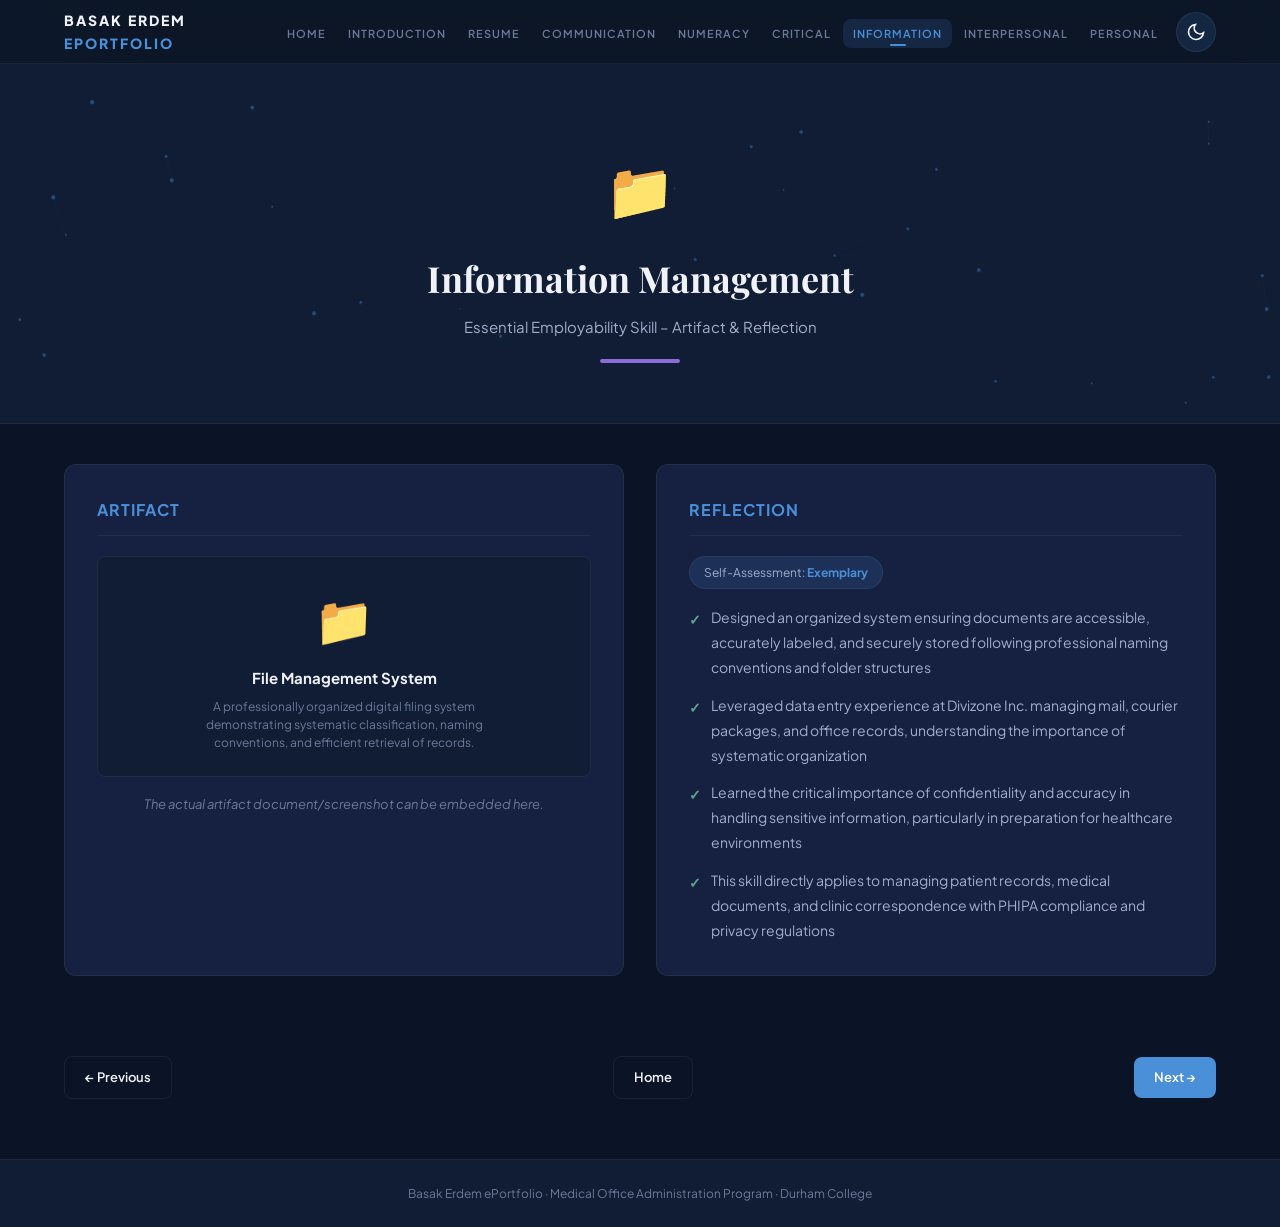
<file: information.html>
<!DOCTYPE html><html lang="en" data-theme="dark"><head><meta charset="UTF-8"><meta name="viewport" content="width=device-width,initial-scale=1.0">
<meta http-equiv="Cache-Control" content="no-cache, no-store, must-revalidate">
<meta http-equiv="Pragma" content="no-cache">
<meta http-equiv="Expires" content="0">
<title>Information Management – Basak Erdem ePortfolio</title>
<link rel="preconnect" href="https://fonts.googleapis.com">
<link href="https://fonts.googleapis.com/css2?family=Plus+Jakarta+Sans:wght@400;500;600;700;800&family=Playfair+Display:wght@600;700&display=swap" rel="stylesheet">
<link rel="stylesheet" href="styles.css?v=1.0"></head><body>
<div class="cursor-glow" id="cursorGlow"></div>
<div class="scroll-progress" id="scrollProgress"></div>
<nav class="nav" id="mainNav"><div class="nav-inner"><a href="index.html" class="nav-brand">Basak Erdem <span>ePortfolio</span></a><ul class="nav-links" id="navLinks"><li><a href="index.html">Home</a></li><li><a href="index.html#introduction">Introduction</a></li><li><a href="resume.html">Resume</a></li><li><a href="communication.html">Communication</a></li><li><a href="numeracy.html">Numeracy</a></li><li><a href="critical-thinking.html">Critical</a></li><li><a href="information.html" class="active">Information</a></li><li><a href="interpersonal.html">Interpersonal</a></li><li><a href="personal.html">Personal</a></li></ul><button class="theme-toggle" id="themeToggle" title="Toggle theme"><svg class="theme-icon" id="themeIcon" viewBox="0 0 24 24" fill="none" stroke="currentColor" stroke-width="2"><path d="M21 12.79A9 9 0 1 1 11.21 3 7 7 0 0 0 21 12.79z"/></svg></button><button class="hamburger" id="hamburger">☰</button></div></nav>
<section class="hero" style="text-align:center">
  <canvas id="particleCanvas"></canvas>
  <div style="position:relative;z-index:1">
    <div style="font-size:56px;margin-bottom:16px">📁</div>
    <h1 style="font-size:36px;margin-bottom:8px">Information Management</h1>
    <p style="color:var(--text-secondary);font-size:15px;max-width:600px;margin:0 auto">Essential Employability Skill – Artifact & Reflection</p>
    <div style="height:4px;border-radius:2px;width:80px;margin:20px auto 0;background:var(--skill-info)"></div>
  </div>
</section>
<div class="detail-content">
<div class="detail-grid">
<div class="detail-card fade-in">
<h2>Artifact</h2>
<div class="artifact-display">
<div class="art-icon">📁</div>
<strong>File Management System</strong>
<span>A professionally organized digital filing system demonstrating systematic classification, naming conventions, and efficient retrieval of records.</span>
</div>
<p style="font-size:13px;color:var(--text-muted);font-style:italic;text-align:center">The actual artifact document/screenshot can be embedded here.</p>
</div>
<div class="detail-card fade-in">
<h2>Reflection</h2>
<div class="self-assess">Self-Assessment: <strong>Exemplary</strong></div>
<ul>
<li>Designed an organized system ensuring documents are accessible, accurately labeled, and securely stored following professional naming conventions and folder structures</li>
<li>Leveraged data entry experience at Divizone Inc. managing mail, courier packages, and office records, understanding the importance of systematic organization</li>
<li>Learned the critical importance of confidentiality and accuracy in handling sensitive information, particularly in preparation for healthcare environments</li>
<li>This skill directly applies to managing patient records, medical documents, and clinic correspondence with PHIPA compliance and privacy regulations</li>
</ul>
</div>
</div>
</div>
<div class="detail-nav">
<a href="critical-thinking.html" class="btn btn-outline">← Previous</a>
<a href="index.html" class="btn btn-outline">Home</a>
<a href="interpersonal.html" class="btn">Next →</a>
</div>
<button class="back-to-top" id="backToTop" title="Back to top">↑</button>
<footer class="footer">Basak Erdem ePortfolio · Medical Office Administration Program · Durham College</footer>
<script>
const toggle=document.getElementById("themeToggle"),ti=document.getElementById("themeIcon"),html=document.documentElement;
const moonP='<path d="M21 12.79A9 9 0 1 1 11.21 3 7 7 0 0 0 21 12.79z"/>',sunP='<circle cx="12" cy="12" r="5"/><line x1="12" y1="1" x2="12" y2="3"/><line x1="12" y1="21" x2="12" y2="23"/><line x1="4.22" y1="4.22" x2="5.64" y2="5.64"/><line x1="18.36" y1="18.36" x2="19.78" y2="19.78"/><line x1="1" y1="12" x2="3" y2="12"/><line x1="21" y1="12" x2="23" y2="12"/><line x1="4.22" y1="19.78" x2="5.64" y2="18.36"/><line x1="18.36" y1="5.64" x2="19.78" y2="4.22"/>';
function setIcon(t){ti.innerHTML=t==="dark"?moonP:sunP}
toggle.addEventListener("click",()=>{toggle.classList.add("rotating");setTimeout(()=>toggle.classList.remove("rotating"),500);const n=html.getAttribute("data-theme")==="dark"?"light":"dark";html.setAttribute("data-theme",n);setIcon(n);localStorage.setItem("theme",n)});
const saved=localStorage.getItem("theme");if(saved){html.setAttribute("data-theme",saved);setIcon(saved)}
window.addEventListener("scroll",()=>{const s=window.scrollY,d=document.documentElement.scrollHeight-window.innerHeight;document.getElementById("scrollProgress").style.width=(s/d)*100+"%";document.getElementById("mainNav").classList.toggle("scrolled",s>20);document.getElementById("backToTop").classList.toggle("show",s>400)});
document.getElementById("backToTop").addEventListener("click",()=>window.scrollTo({top:0,behavior:"smooth"}));
const glow=document.getElementById("cursorGlow");document.addEventListener("mousemove",e=>{glow.style.left=e.clientX+"px";glow.style.top=e.clientY+"px"});
document.getElementById("hamburger").addEventListener("click",()=>document.getElementById("navLinks").classList.toggle("open"));
document.querySelectorAll(".nav-links a").forEach(l=>l.addEventListener("click",()=>document.getElementById("navLinks").classList.remove("open")));
const obs=new IntersectionObserver(e=>{e.forEach(en=>{if(en.isIntersecting)en.target.classList.add("visible")})},{threshold:0.1});
document.querySelectorAll(".fade-in").forEach(el=>obs.observe(el));
// Particles
const canvas=document.getElementById("particleCanvas");if(canvas){const ctx=canvas.getContext("2d");let particles=[];
function rc(){const h=canvas.parentElement;canvas.width=h.offsetWidth;canvas.height=h.offsetHeight}
function cp(){particles=[];const density=window.innerWidth<600?25000:14000;const c=Math.floor((canvas.width*canvas.height)/density);for(let i=0;i<c;i++)particles.push({x:Math.random()*canvas.width,y:Math.random()*canvas.height,vx:(Math.random()-.5)*.35,vy:(Math.random()-.5)*.35,r:Math.random()*1.8+.5})}
function dp(){ctx.clearRect(0,0,canvas.width,canvas.height);const t=document.documentElement.getAttribute("data-theme"),c=t==="dark"?"rgba(74,144,217,":"rgba(43,108,176,";
particles.forEach((p,i)=>{p.x+=p.vx;p.y+=p.vy;if(p.x<0||p.x>canvas.width)p.vx*=-1;if(p.y<0||p.y>canvas.height)p.vy*=-1;ctx.beginPath();ctx.arc(p.x,p.y,p.r,0,Math.PI*2);ctx.fillStyle=c+"0.4)";ctx.fill();
for(let j=i+1;j<particles.length;j++){const dx=p.x-particles[j].x,dy=p.y-particles[j].y,d=Math.sqrt(dx*dx+dy*dy);const maxDist=window.innerWidth<600?80:110;if(d<maxDist){ctx.beginPath();ctx.moveTo(p.x,p.y);ctx.lineTo(particles[j].x,particles[j].y);ctx.strokeStyle=c+(0.12*(1-d/maxDist))+")";ctx.lineWidth=.5;ctx.stroke()}}});
requestAnimationFrame(dp)}
rc();cp();dp();window.addEventListener("resize",function(){rc();cp()})}
</script>
</body></html>
</file>
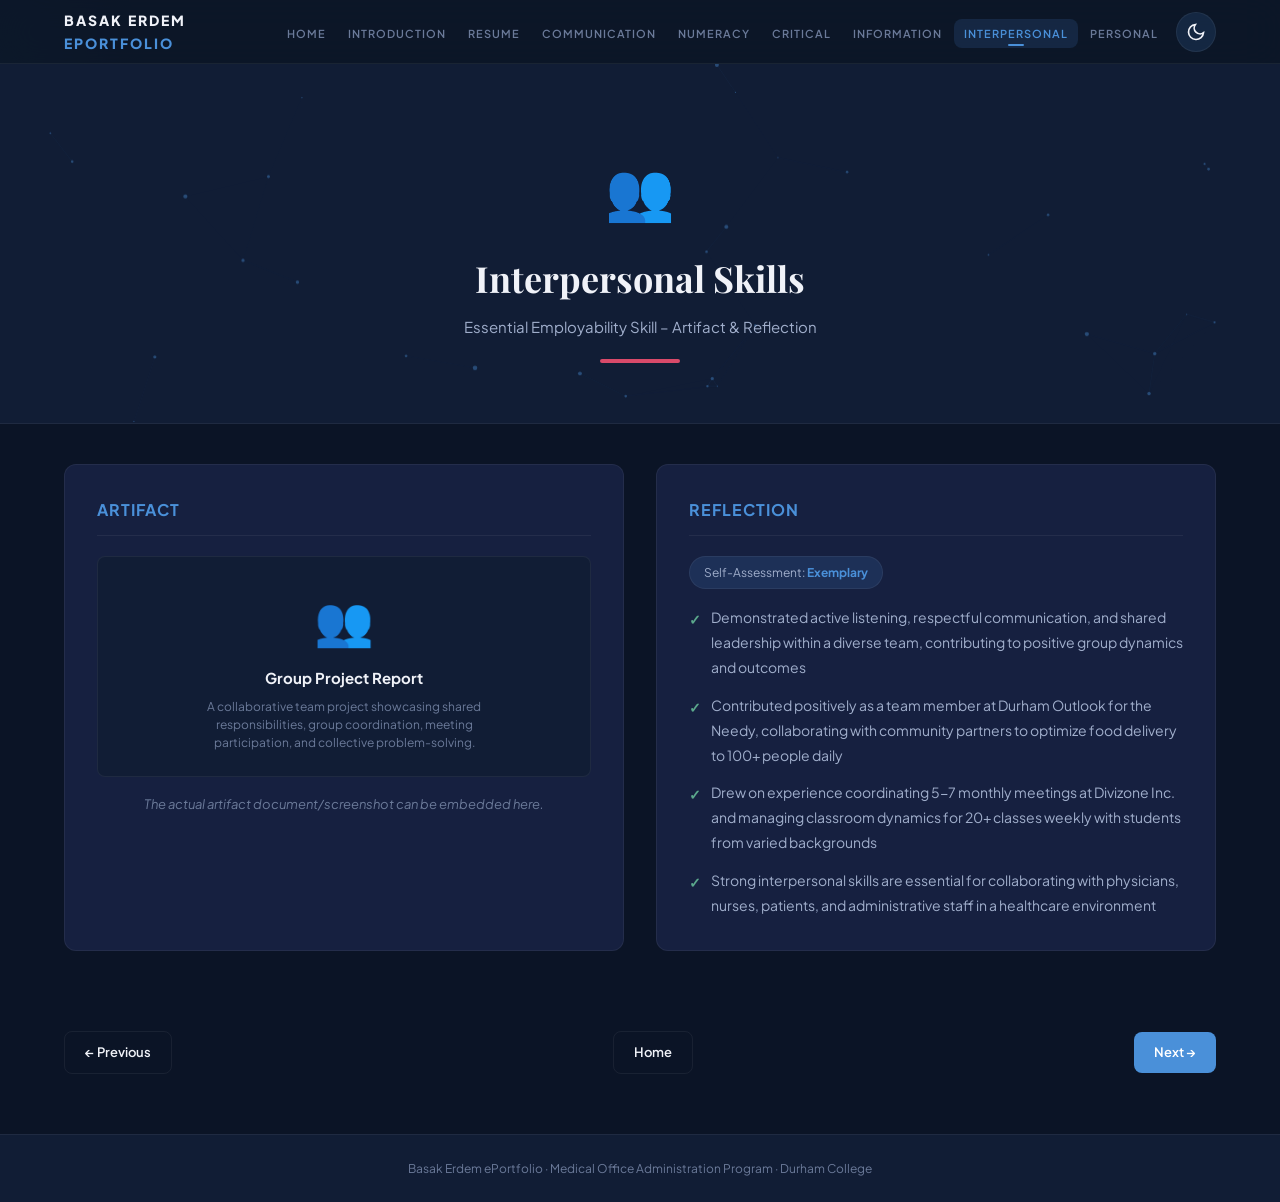
<file: interpersonal.html>
<!DOCTYPE html><html lang="en" data-theme="dark"><head><meta charset="UTF-8"><meta name="viewport" content="width=device-width,initial-scale=1.0">
<meta http-equiv="Cache-Control" content="no-cache, no-store, must-revalidate">
<meta http-equiv="Pragma" content="no-cache">
<meta http-equiv="Expires" content="0">
<title>Interpersonal Skills – Basak Erdem ePortfolio</title>
<link rel="preconnect" href="https://fonts.googleapis.com">
<link href="https://fonts.googleapis.com/css2?family=Plus+Jakarta+Sans:wght@400;500;600;700;800&family=Playfair+Display:wght@600;700&display=swap" rel="stylesheet">
<link rel="stylesheet" href="styles.css?v=1.0"></head><body>
<div class="cursor-glow" id="cursorGlow"></div>
<div class="scroll-progress" id="scrollProgress"></div>
<nav class="nav" id="mainNav"><div class="nav-inner"><a href="index.html" class="nav-brand">Basak Erdem <span>ePortfolio</span></a><ul class="nav-links" id="navLinks"><li><a href="index.html">Home</a></li><li><a href="index.html#introduction">Introduction</a></li><li><a href="resume.html">Resume</a></li><li><a href="communication.html">Communication</a></li><li><a href="numeracy.html">Numeracy</a></li><li><a href="critical-thinking.html">Critical</a></li><li><a href="information.html">Information</a></li><li><a href="interpersonal.html" class="active">Interpersonal</a></li><li><a href="personal.html">Personal</a></li></ul><button class="theme-toggle" id="themeToggle" title="Toggle theme"><svg class="theme-icon" id="themeIcon" viewBox="0 0 24 24" fill="none" stroke="currentColor" stroke-width="2"><path d="M21 12.79A9 9 0 1 1 11.21 3 7 7 0 0 0 21 12.79z"/></svg></button><button class="hamburger" id="hamburger">☰</button></div></nav>
<section class="hero" style="text-align:center">
  <canvas id="particleCanvas"></canvas>
  <div style="position:relative;z-index:1">
    <div style="font-size:56px;margin-bottom:16px">👥</div>
    <h1 style="font-size:36px;margin-bottom:8px">Interpersonal Skills</h1>
    <p style="color:var(--text-secondary);font-size:15px;max-width:600px;margin:0 auto">Essential Employability Skill – Artifact & Reflection</p>
    <div style="height:4px;border-radius:2px;width:80px;margin:20px auto 0;background:var(--skill-inter)"></div>
  </div>
</section>
<div class="detail-content">
<div class="detail-grid">
<div class="detail-card fade-in">
<h2>Artifact</h2>
<div class="artifact-display">
<div class="art-icon">👥</div>
<strong>Group Project Report</strong>
<span>A collaborative team project showcasing shared responsibilities, group coordination, meeting participation, and collective problem-solving.</span>
</div>
<p style="font-size:13px;color:var(--text-muted);font-style:italic;text-align:center">The actual artifact document/screenshot can be embedded here.</p>
</div>
<div class="detail-card fade-in">
<h2>Reflection</h2>
<div class="self-assess">Self-Assessment: <strong>Exemplary</strong></div>
<ul>
<li>Demonstrated active listening, respectful communication, and shared leadership within a diverse team, contributing to positive group dynamics and outcomes</li>
<li>Contributed positively as a team member at Durham Outlook for the Needy, collaborating with community partners to optimize food delivery to 100+ people daily</li>
<li>Drew on experience coordinating 5-7 monthly meetings at Divizone Inc. and managing classroom dynamics for 20+ classes weekly with students from varied backgrounds</li>
<li>Strong interpersonal skills are essential for collaborating with physicians, nurses, patients, and administrative staff in a healthcare environment</li>
</ul>
</div>
</div>
</div>
<div class="detail-nav">
<a href="information.html" class="btn btn-outline">← Previous</a>
<a href="index.html" class="btn btn-outline">Home</a>
<a href="personal.html" class="btn">Next →</a>
</div>
<button class="back-to-top" id="backToTop" title="Back to top">↑</button>
<footer class="footer">Basak Erdem ePortfolio · Medical Office Administration Program · Durham College</footer>
<script>
const toggle=document.getElementById("themeToggle"),ti=document.getElementById("themeIcon"),html=document.documentElement;
const moonP='<path d="M21 12.79A9 9 0 1 1 11.21 3 7 7 0 0 0 21 12.79z"/>',sunP='<circle cx="12" cy="12" r="5"/><line x1="12" y1="1" x2="12" y2="3"/><line x1="12" y1="21" x2="12" y2="23"/><line x1="4.22" y1="4.22" x2="5.64" y2="5.64"/><line x1="18.36" y1="18.36" x2="19.78" y2="19.78"/><line x1="1" y1="12" x2="3" y2="12"/><line x1="21" y1="12" x2="23" y2="12"/><line x1="4.22" y1="19.78" x2="5.64" y2="18.36"/><line x1="18.36" y1="5.64" x2="19.78" y2="4.22"/>';
function setIcon(t){ti.innerHTML=t==="dark"?moonP:sunP}
toggle.addEventListener("click",()=>{toggle.classList.add("rotating");setTimeout(()=>toggle.classList.remove("rotating"),500);const n=html.getAttribute("data-theme")==="dark"?"light":"dark";html.setAttribute("data-theme",n);setIcon(n);localStorage.setItem("theme",n)});
const saved=localStorage.getItem("theme");if(saved){html.setAttribute("data-theme",saved);setIcon(saved)}
window.addEventListener("scroll",()=>{const s=window.scrollY,d=document.documentElement.scrollHeight-window.innerHeight;document.getElementById("scrollProgress").style.width=(s/d)*100+"%";document.getElementById("mainNav").classList.toggle("scrolled",s>20);document.getElementById("backToTop").classList.toggle("show",s>400)});
document.getElementById("backToTop").addEventListener("click",()=>window.scrollTo({top:0,behavior:"smooth"}));
const glow=document.getElementById("cursorGlow");document.addEventListener("mousemove",e=>{glow.style.left=e.clientX+"px";glow.style.top=e.clientY+"px"});
document.getElementById("hamburger").addEventListener("click",()=>document.getElementById("navLinks").classList.toggle("open"));
document.querySelectorAll(".nav-links a").forEach(l=>l.addEventListener("click",()=>document.getElementById("navLinks").classList.remove("open")));
const obs=new IntersectionObserver(e=>{e.forEach(en=>{if(en.isIntersecting)en.target.classList.add("visible")})},{threshold:0.1});
document.querySelectorAll(".fade-in").forEach(el=>obs.observe(el));
// Particles
const canvas=document.getElementById("particleCanvas");if(canvas){const ctx=canvas.getContext("2d");let particles=[];
function rc(){const h=canvas.parentElement;canvas.width=h.offsetWidth;canvas.height=h.offsetHeight}
function cp(){particles=[];const density=window.innerWidth<600?25000:14000;const c=Math.floor((canvas.width*canvas.height)/density);for(let i=0;i<c;i++)particles.push({x:Math.random()*canvas.width,y:Math.random()*canvas.height,vx:(Math.random()-.5)*.35,vy:(Math.random()-.5)*.35,r:Math.random()*1.8+.5})}
function dp(){ctx.clearRect(0,0,canvas.width,canvas.height);const t=document.documentElement.getAttribute("data-theme"),c=t==="dark"?"rgba(74,144,217,":"rgba(43,108,176,";
particles.forEach((p,i)=>{p.x+=p.vx;p.y+=p.vy;if(p.x<0||p.x>canvas.width)p.vx*=-1;if(p.y<0||p.y>canvas.height)p.vy*=-1;ctx.beginPath();ctx.arc(p.x,p.y,p.r,0,Math.PI*2);ctx.fillStyle=c+"0.4)";ctx.fill();
for(let j=i+1;j<particles.length;j++){const dx=p.x-particles[j].x,dy=p.y-particles[j].y,d=Math.sqrt(dx*dx+dy*dy);const maxDist=window.innerWidth<600?80:110;if(d<maxDist){ctx.beginPath();ctx.moveTo(p.x,p.y);ctx.lineTo(particles[j].x,particles[j].y);ctx.strokeStyle=c+(0.12*(1-d/maxDist))+")";ctx.lineWidth=.5;ctx.stroke()}}});
requestAnimationFrame(dp)}
rc();cp();dp();window.addEventListener("resize",function(){rc();cp()})}
</script>
</body></html>
</file>
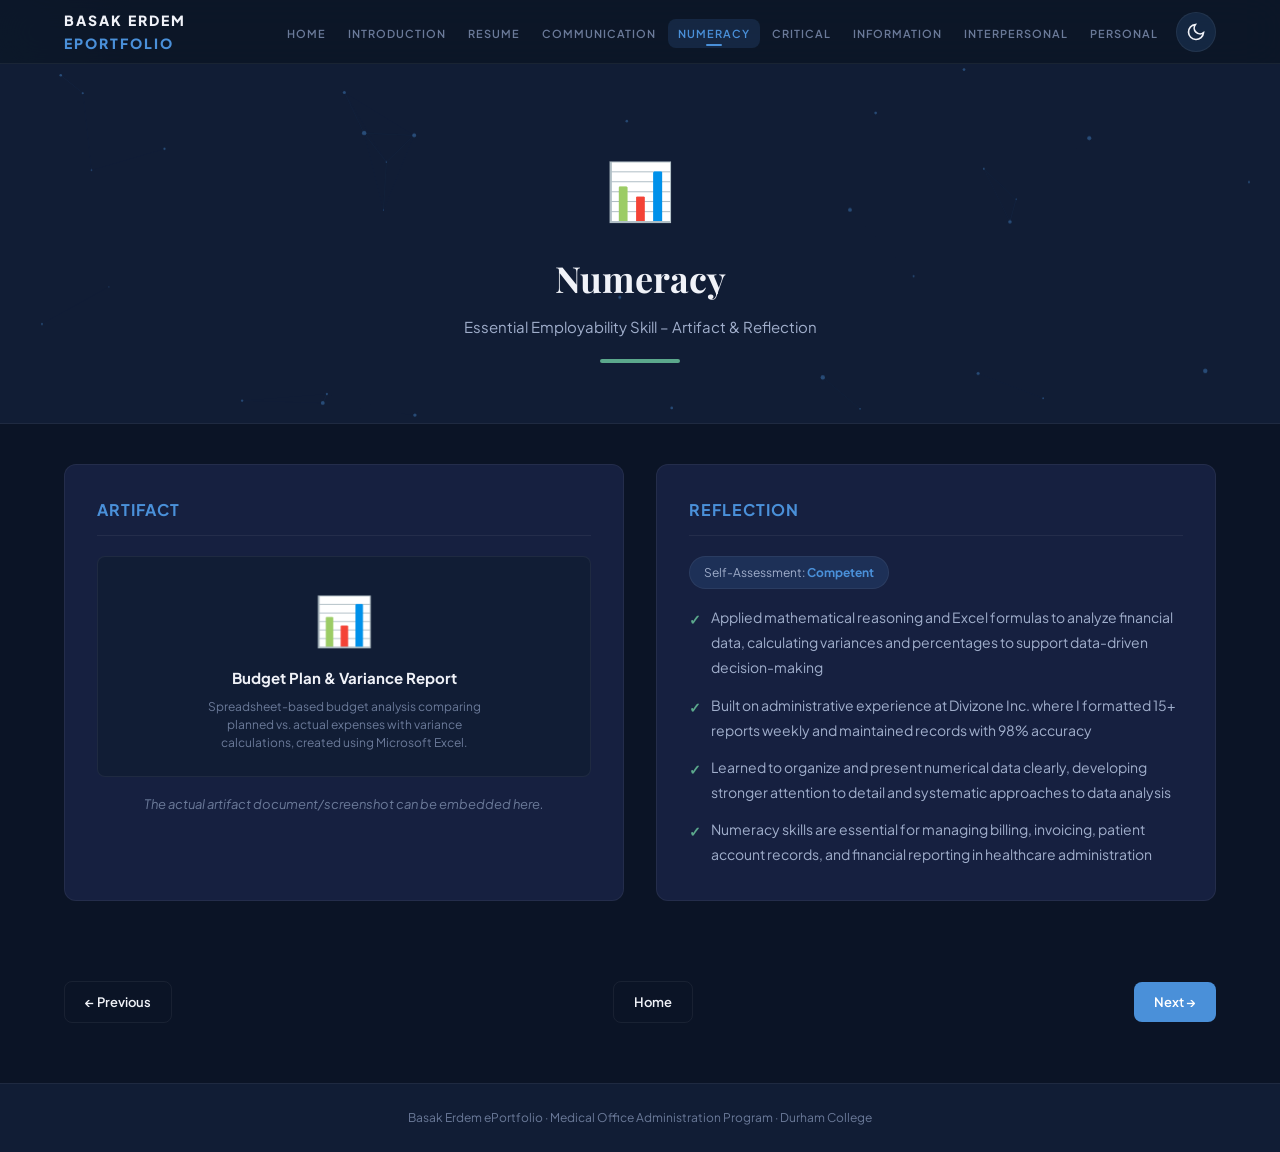
<file: numeracy.html>
<!DOCTYPE html><html lang="en" data-theme="dark"><head><meta charset="UTF-8"><meta name="viewport" content="width=device-width,initial-scale=1.0">
<meta http-equiv="Cache-Control" content="no-cache, no-store, must-revalidate">
<meta http-equiv="Pragma" content="no-cache">
<meta http-equiv="Expires" content="0">
<title>Numeracy – Basak Erdem ePortfolio</title>
<link rel="preconnect" href="https://fonts.googleapis.com">
<link href="https://fonts.googleapis.com/css2?family=Plus+Jakarta+Sans:wght@400;500;600;700;800&family=Playfair+Display:wght@600;700&display=swap" rel="stylesheet">
<link rel="stylesheet" href="styles.css?v=1.0"></head><body>
<div class="cursor-glow" id="cursorGlow"></div>
<div class="scroll-progress" id="scrollProgress"></div>
<nav class="nav" id="mainNav"><div class="nav-inner"><a href="index.html" class="nav-brand">Basak Erdem <span>ePortfolio</span></a><ul class="nav-links" id="navLinks"><li><a href="index.html">Home</a></li><li><a href="index.html#introduction">Introduction</a></li><li><a href="resume.html">Resume</a></li><li><a href="communication.html">Communication</a></li><li><a href="numeracy.html" class="active">Numeracy</a></li><li><a href="critical-thinking.html">Critical</a></li><li><a href="information.html">Information</a></li><li><a href="interpersonal.html">Interpersonal</a></li><li><a href="personal.html">Personal</a></li></ul><button class="theme-toggle" id="themeToggle" title="Toggle theme"><svg class="theme-icon" id="themeIcon" viewBox="0 0 24 24" fill="none" stroke="currentColor" stroke-width="2"><path d="M21 12.79A9 9 0 1 1 11.21 3 7 7 0 0 0 21 12.79z"/></svg></button><button class="hamburger" id="hamburger">☰</button></div></nav>
<section class="hero" style="text-align:center">
  <canvas id="particleCanvas"></canvas>
  <div style="position:relative;z-index:1">
    <div style="font-size:56px;margin-bottom:16px">📊</div>
    <h1 style="font-size:36px;margin-bottom:8px">Numeracy</h1>
    <p style="color:var(--text-secondary);font-size:15px;max-width:600px;margin:0 auto">Essential Employability Skill – Artifact & Reflection</p>
    <div style="height:4px;border-radius:2px;width:80px;margin:20px auto 0;background:var(--skill-num)"></div>
  </div>
</section>
<div class="detail-content">
<div class="detail-grid">
<div class="detail-card fade-in">
<h2>Artifact</h2>
<div class="artifact-display">
<div class="art-icon">📊</div>
<strong>Budget Plan & Variance Report</strong>
<span>Spreadsheet-based budget analysis comparing planned vs. actual expenses with variance calculations, created using Microsoft Excel.</span>
</div>
<p style="font-size:13px;color:var(--text-muted);font-style:italic;text-align:center">The actual artifact document/screenshot can be embedded here.</p>
</div>
<div class="detail-card fade-in">
<h2>Reflection</h2>
<div class="self-assess">Self-Assessment: <strong>Competent</strong></div>
<ul>
<li>Applied mathematical reasoning and Excel formulas to analyze financial data, calculating variances and percentages to support data-driven decision-making</li>
<li>Built on administrative experience at Divizone Inc. where I formatted 15+ reports weekly and maintained records with 98% accuracy</li>
<li>Learned to organize and present numerical data clearly, developing stronger attention to detail and systematic approaches to data analysis</li>
<li>Numeracy skills are essential for managing billing, invoicing, patient account records, and financial reporting in healthcare administration</li>
</ul>
</div>
</div>
</div>
<div class="detail-nav">
<a href="communication.html" class="btn btn-outline">← Previous</a>
<a href="index.html" class="btn btn-outline">Home</a>
<a href="critical-thinking.html" class="btn">Next →</a>
</div>
<button class="back-to-top" id="backToTop" title="Back to top">↑</button>
<footer class="footer">Basak Erdem ePortfolio · Medical Office Administration Program · Durham College</footer>
<script>
const toggle=document.getElementById("themeToggle"),ti=document.getElementById("themeIcon"),html=document.documentElement;
const moonP='<path d="M21 12.79A9 9 0 1 1 11.21 3 7 7 0 0 0 21 12.79z"/>',sunP='<circle cx="12" cy="12" r="5"/><line x1="12" y1="1" x2="12" y2="3"/><line x1="12" y1="21" x2="12" y2="23"/><line x1="4.22" y1="4.22" x2="5.64" y2="5.64"/><line x1="18.36" y1="18.36" x2="19.78" y2="19.78"/><line x1="1" y1="12" x2="3" y2="12"/><line x1="21" y1="12" x2="23" y2="12"/><line x1="4.22" y1="19.78" x2="5.64" y2="18.36"/><line x1="18.36" y1="5.64" x2="19.78" y2="4.22"/>';
function setIcon(t){ti.innerHTML=t==="dark"?moonP:sunP}
toggle.addEventListener("click",()=>{toggle.classList.add("rotating");setTimeout(()=>toggle.classList.remove("rotating"),500);const n=html.getAttribute("data-theme")==="dark"?"light":"dark";html.setAttribute("data-theme",n);setIcon(n);localStorage.setItem("theme",n)});
const saved=localStorage.getItem("theme");if(saved){html.setAttribute("data-theme",saved);setIcon(saved)}
window.addEventListener("scroll",()=>{const s=window.scrollY,d=document.documentElement.scrollHeight-window.innerHeight;document.getElementById("scrollProgress").style.width=(s/d)*100+"%";document.getElementById("mainNav").classList.toggle("scrolled",s>20);document.getElementById("backToTop").classList.toggle("show",s>400)});
document.getElementById("backToTop").addEventListener("click",()=>window.scrollTo({top:0,behavior:"smooth"}));
const glow=document.getElementById("cursorGlow");document.addEventListener("mousemove",e=>{glow.style.left=e.clientX+"px";glow.style.top=e.clientY+"px"});
document.getElementById("hamburger").addEventListener("click",()=>document.getElementById("navLinks").classList.toggle("open"));
document.querySelectorAll(".nav-links a").forEach(l=>l.addEventListener("click",()=>document.getElementById("navLinks").classList.remove("open")));
const obs=new IntersectionObserver(e=>{e.forEach(en=>{if(en.isIntersecting)en.target.classList.add("visible")})},{threshold:0.1});
document.querySelectorAll(".fade-in").forEach(el=>obs.observe(el));
// Particles
const canvas=document.getElementById("particleCanvas");if(canvas){const ctx=canvas.getContext("2d");let particles=[];
function rc(){const h=canvas.parentElement;canvas.width=h.offsetWidth;canvas.height=h.offsetHeight}
function cp(){particles=[];const density=window.innerWidth<600?25000:14000;const c=Math.floor((canvas.width*canvas.height)/density);for(let i=0;i<c;i++)particles.push({x:Math.random()*canvas.width,y:Math.random()*canvas.height,vx:(Math.random()-.5)*.35,vy:(Math.random()-.5)*.35,r:Math.random()*1.8+.5})}
function dp(){ctx.clearRect(0,0,canvas.width,canvas.height);const t=document.documentElement.getAttribute("data-theme"),c=t==="dark"?"rgba(74,144,217,":"rgba(43,108,176,";
particles.forEach((p,i)=>{p.x+=p.vx;p.y+=p.vy;if(p.x<0||p.x>canvas.width)p.vx*=-1;if(p.y<0||p.y>canvas.height)p.vy*=-1;ctx.beginPath();ctx.arc(p.x,p.y,p.r,0,Math.PI*2);ctx.fillStyle=c+"0.4)";ctx.fill();
for(let j=i+1;j<particles.length;j++){const dx=p.x-particles[j].x,dy=p.y-particles[j].y,d=Math.sqrt(dx*dx+dy*dy);const maxDist=window.innerWidth<600?80:110;if(d<maxDist){ctx.beginPath();ctx.moveTo(p.x,p.y);ctx.lineTo(particles[j].x,particles[j].y);ctx.strokeStyle=c+(0.12*(1-d/maxDist))+")";ctx.lineWidth=.5;ctx.stroke()}}});
requestAnimationFrame(dp)}
rc();cp();dp();window.addEventListener("resize",function(){rc();cp()})}
</script>
</body></html>
</file>
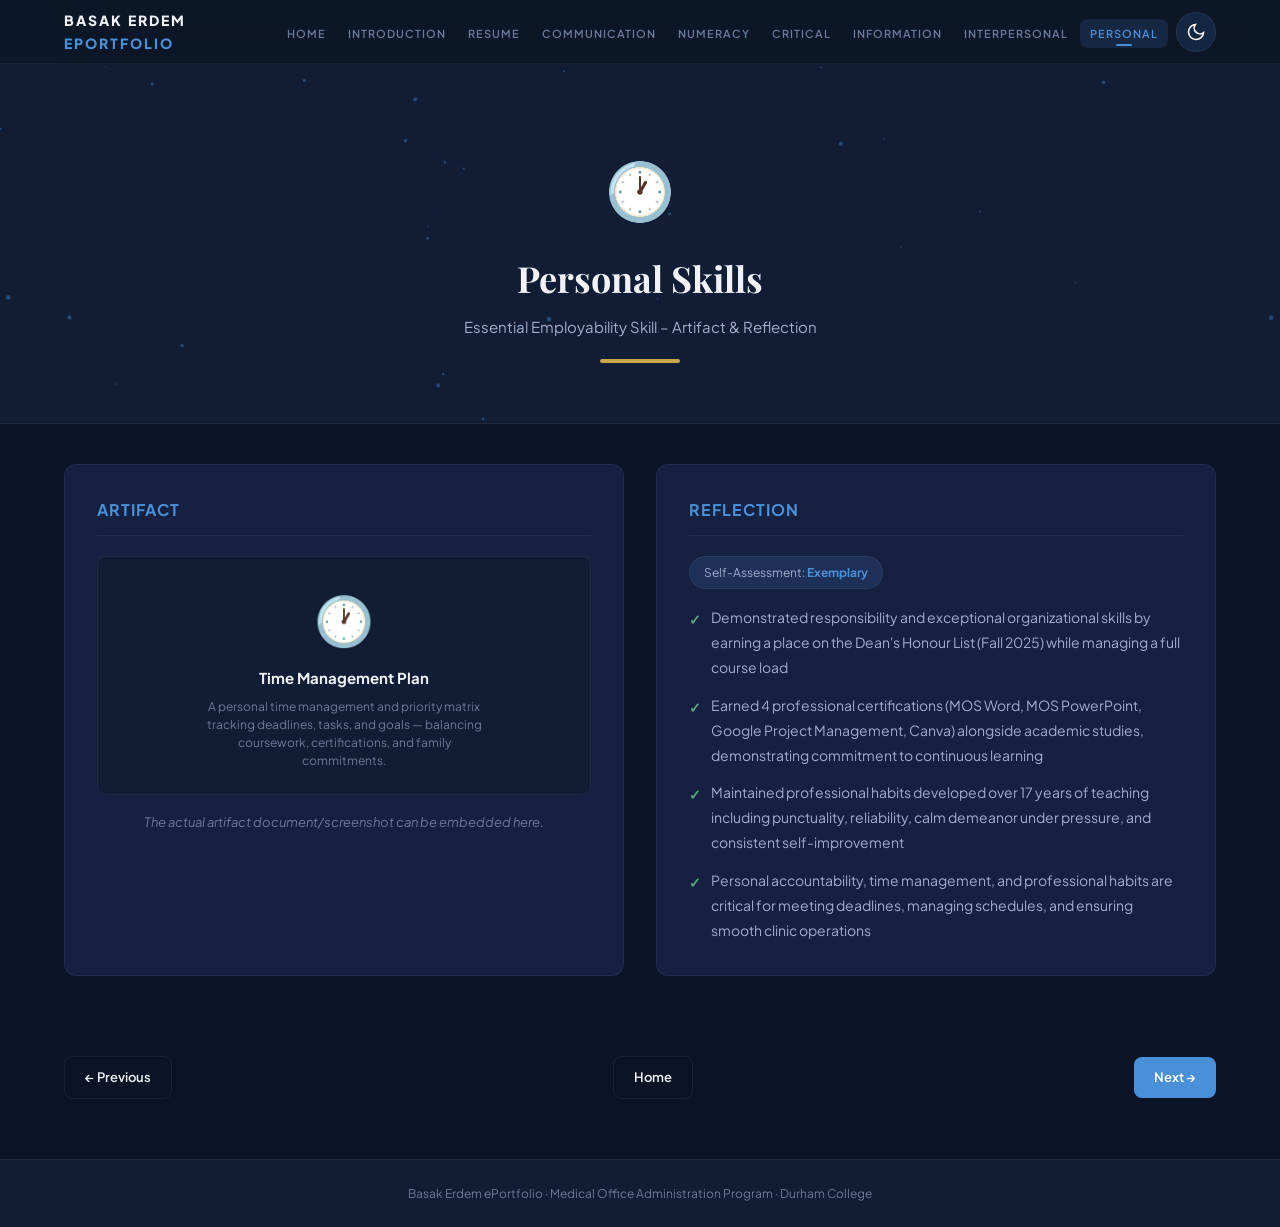
<file: personal.html>
<!DOCTYPE html><html lang="en" data-theme="dark"><head><meta charset="UTF-8"><meta name="viewport" content="width=device-width,initial-scale=1.0">
<meta http-equiv="Cache-Control" content="no-cache, no-store, must-revalidate">
<meta http-equiv="Pragma" content="no-cache">
<meta http-equiv="Expires" content="0">
<title>Personal Skills – Basak Erdem ePortfolio</title>
<link rel="preconnect" href="https://fonts.googleapis.com">
<link href="https://fonts.googleapis.com/css2?family=Plus+Jakarta+Sans:wght@400;500;600;700;800&family=Playfair+Display:wght@600;700&display=swap" rel="stylesheet">
<link rel="stylesheet" href="styles.css?v=1.0"></head><body>
<div class="cursor-glow" id="cursorGlow"></div>
<div class="scroll-progress" id="scrollProgress"></div>
<nav class="nav" id="mainNav"><div class="nav-inner"><a href="index.html" class="nav-brand">Basak Erdem <span>ePortfolio</span></a><ul class="nav-links" id="navLinks"><li><a href="index.html">Home</a></li><li><a href="index.html#introduction">Introduction</a></li><li><a href="resume.html">Resume</a></li><li><a href="communication.html">Communication</a></li><li><a href="numeracy.html">Numeracy</a></li><li><a href="critical-thinking.html">Critical</a></li><li><a href="information.html">Information</a></li><li><a href="interpersonal.html">Interpersonal</a></li><li><a href="personal.html" class="active">Personal</a></li></ul><button class="theme-toggle" id="themeToggle" title="Toggle theme"><svg class="theme-icon" id="themeIcon" viewBox="0 0 24 24" fill="none" stroke="currentColor" stroke-width="2"><path d="M21 12.79A9 9 0 1 1 11.21 3 7 7 0 0 0 21 12.79z"/></svg></button><button class="hamburger" id="hamburger">☰</button></div></nav>
<section class="hero" style="text-align:center">
  <canvas id="particleCanvas"></canvas>
  <div style="position:relative;z-index:1">
    <div style="font-size:56px;margin-bottom:16px">🕐</div>
    <h1 style="font-size:36px;margin-bottom:8px">Personal Skills</h1>
    <p style="color:var(--text-secondary);font-size:15px;max-width:600px;margin:0 auto">Essential Employability Skill – Artifact & Reflection</p>
    <div style="height:4px;border-radius:2px;width:80px;margin:20px auto 0;background:var(--skill-personal)"></div>
  </div>
</section>
<div class="detail-content">
<div class="detail-grid">
<div class="detail-card fade-in">
<h2>Artifact</h2>
<div class="artifact-display">
<div class="art-icon">🕐</div>
<strong>Time Management Plan</strong>
<span>A personal time management and priority matrix tracking deadlines, tasks, and goals — balancing coursework, certifications, and family commitments.</span>
</div>
<p style="font-size:13px;color:var(--text-muted);font-style:italic;text-align:center">The actual artifact document/screenshot can be embedded here.</p>
</div>
<div class="detail-card fade-in">
<h2>Reflection</h2>
<div class="self-assess">Self-Assessment: <strong>Exemplary</strong></div>
<ul>
<li>Demonstrated responsibility and exceptional organizational skills by earning a place on the Dean's Honour List (Fall 2025) while managing a full course load</li>
<li>Earned 4 professional certifications (MOS Word, MOS PowerPoint, Google Project Management, Canva) alongside academic studies, demonstrating commitment to continuous learning</li>
<li>Maintained professional habits developed over 17 years of teaching including punctuality, reliability, calm demeanor under pressure, and consistent self-improvement</li>
<li>Personal accountability, time management, and professional habits are critical for meeting deadlines, managing schedules, and ensuring smooth clinic operations</li>
</ul>
</div>
</div>
</div>
<div class="detail-nav">
<a href="interpersonal.html" class="btn btn-outline">← Previous</a>
<a href="index.html" class="btn btn-outline">Home</a>
<a href="index.html" class="btn">Next →</a>
</div>
<button class="back-to-top" id="backToTop" title="Back to top">↑</button>
<footer class="footer">Basak Erdem ePortfolio · Medical Office Administration Program · Durham College</footer>
<script>
const toggle=document.getElementById("themeToggle"),ti=document.getElementById("themeIcon"),html=document.documentElement;
const moonP='<path d="M21 12.79A9 9 0 1 1 11.21 3 7 7 0 0 0 21 12.79z"/>',sunP='<circle cx="12" cy="12" r="5"/><line x1="12" y1="1" x2="12" y2="3"/><line x1="12" y1="21" x2="12" y2="23"/><line x1="4.22" y1="4.22" x2="5.64" y2="5.64"/><line x1="18.36" y1="18.36" x2="19.78" y2="19.78"/><line x1="1" y1="12" x2="3" y2="12"/><line x1="21" y1="12" x2="23" y2="12"/><line x1="4.22" y1="19.78" x2="5.64" y2="18.36"/><line x1="18.36" y1="5.64" x2="19.78" y2="4.22"/>';
function setIcon(t){ti.innerHTML=t==="dark"?moonP:sunP}
toggle.addEventListener("click",()=>{toggle.classList.add("rotating");setTimeout(()=>toggle.classList.remove("rotating"),500);const n=html.getAttribute("data-theme")==="dark"?"light":"dark";html.setAttribute("data-theme",n);setIcon(n);localStorage.setItem("theme",n)});
const saved=localStorage.getItem("theme");if(saved){html.setAttribute("data-theme",saved);setIcon(saved)}
window.addEventListener("scroll",()=>{const s=window.scrollY,d=document.documentElement.scrollHeight-window.innerHeight;document.getElementById("scrollProgress").style.width=(s/d)*100+"%";document.getElementById("mainNav").classList.toggle("scrolled",s>20);document.getElementById("backToTop").classList.toggle("show",s>400)});
document.getElementById("backToTop").addEventListener("click",()=>window.scrollTo({top:0,behavior:"smooth"}));
const glow=document.getElementById("cursorGlow");document.addEventListener("mousemove",e=>{glow.style.left=e.clientX+"px";glow.style.top=e.clientY+"px"});
document.getElementById("hamburger").addEventListener("click",()=>document.getElementById("navLinks").classList.toggle("open"));
document.querySelectorAll(".nav-links a").forEach(l=>l.addEventListener("click",()=>document.getElementById("navLinks").classList.remove("open")));
const obs=new IntersectionObserver(e=>{e.forEach(en=>{if(en.isIntersecting)en.target.classList.add("visible")})},{threshold:0.1});
document.querySelectorAll(".fade-in").forEach(el=>obs.observe(el));
// Particles
const canvas=document.getElementById("particleCanvas");if(canvas){const ctx=canvas.getContext("2d");let particles=[];
function rc(){const h=canvas.parentElement;canvas.width=h.offsetWidth;canvas.height=h.offsetHeight}
function cp(){particles=[];const density=window.innerWidth<600?25000:14000;const c=Math.floor((canvas.width*canvas.height)/density);for(let i=0;i<c;i++)particles.push({x:Math.random()*canvas.width,y:Math.random()*canvas.height,vx:(Math.random()-.5)*.35,vy:(Math.random()-.5)*.35,r:Math.random()*1.8+.5})}
function dp(){ctx.clearRect(0,0,canvas.width,canvas.height);const t=document.documentElement.getAttribute("data-theme"),c=t==="dark"?"rgba(74,144,217,":"rgba(43,108,176,";
particles.forEach((p,i)=>{p.x+=p.vx;p.y+=p.vy;if(p.x<0||p.x>canvas.width)p.vx*=-1;if(p.y<0||p.y>canvas.height)p.vy*=-1;ctx.beginPath();ctx.arc(p.x,p.y,p.r,0,Math.PI*2);ctx.fillStyle=c+"0.4)";ctx.fill();
for(let j=i+1;j<particles.length;j++){const dx=p.x-particles[j].x,dy=p.y-particles[j].y,d=Math.sqrt(dx*dx+dy*dy);const maxDist=window.innerWidth<600?80:110;if(d<maxDist){ctx.beginPath();ctx.moveTo(p.x,p.y);ctx.lineTo(particles[j].x,particles[j].y);ctx.strokeStyle=c+(0.12*(1-d/maxDist))+")";ctx.lineWidth=.5;ctx.stroke()}}});
requestAnimationFrame(dp)}
rc();cp();dp();window.addEventListener("resize",function(){rc();cp()})}
</script>
</body></html>
</file>
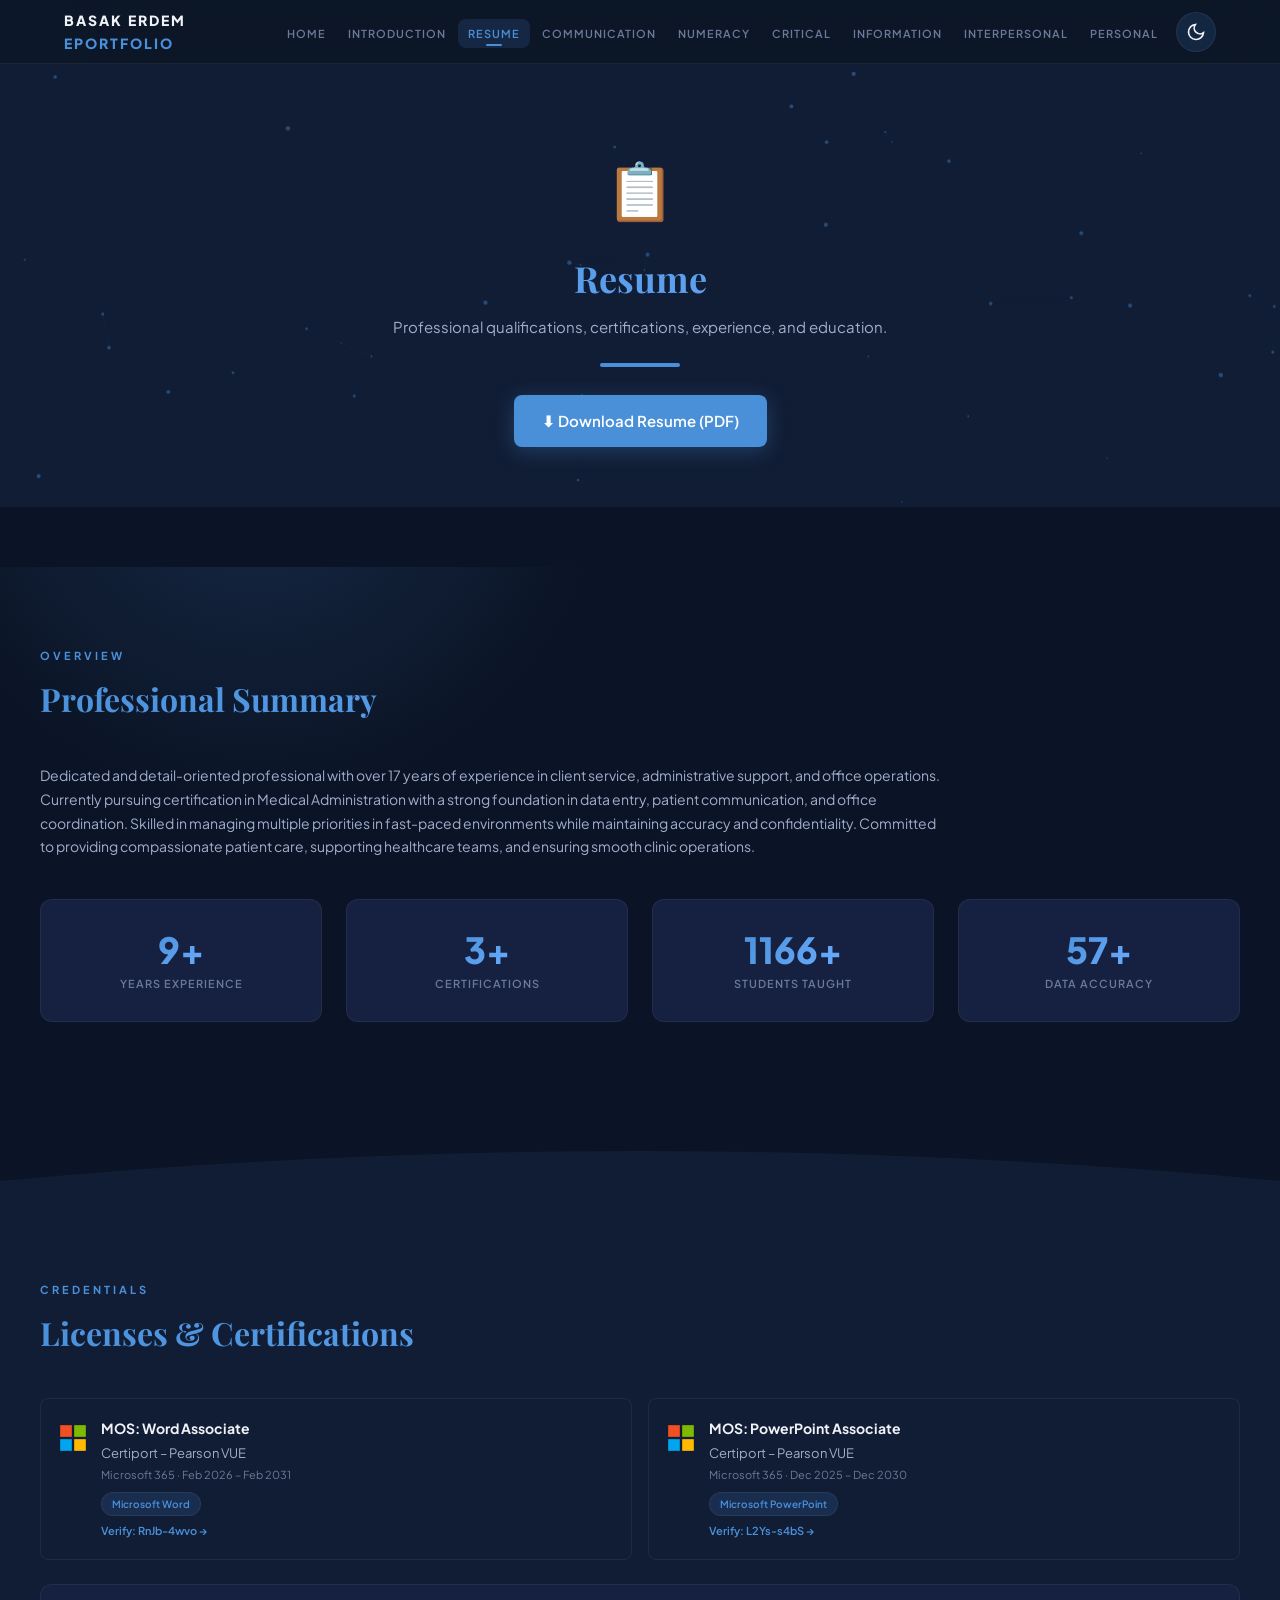
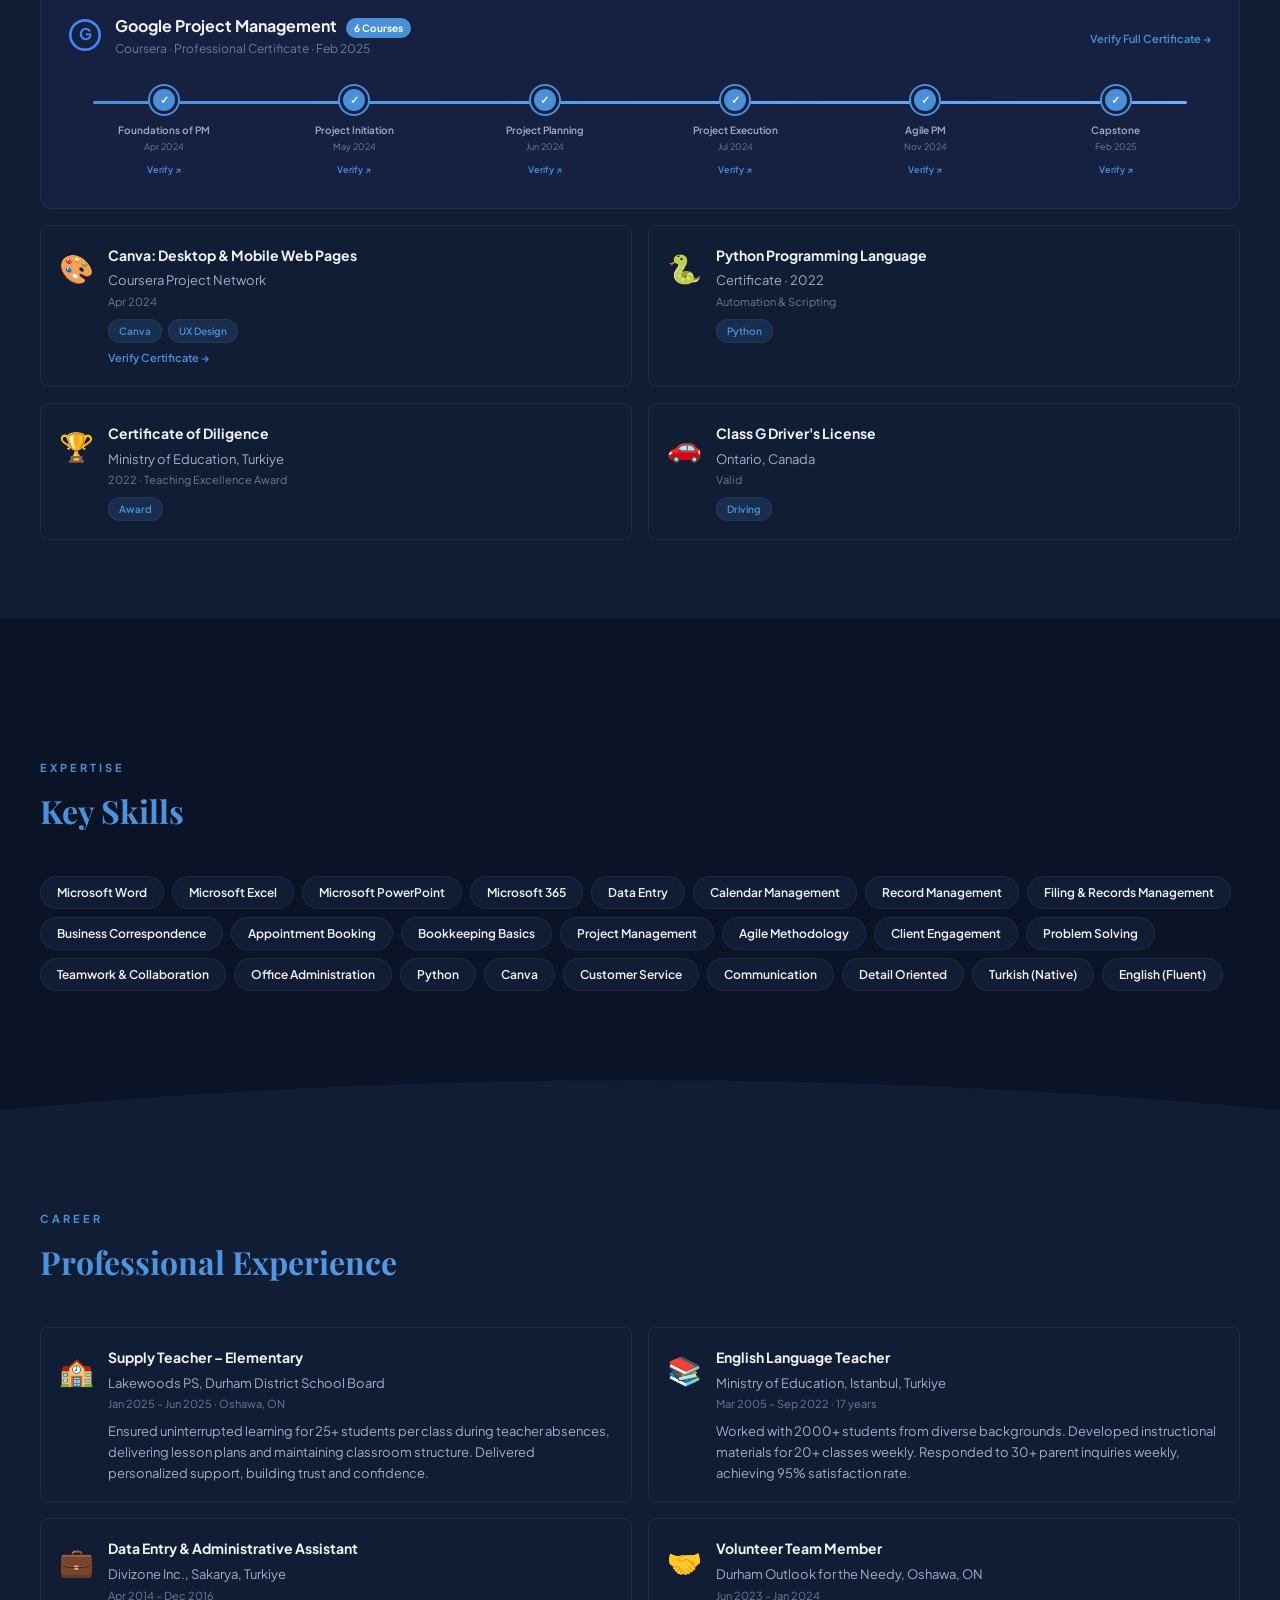
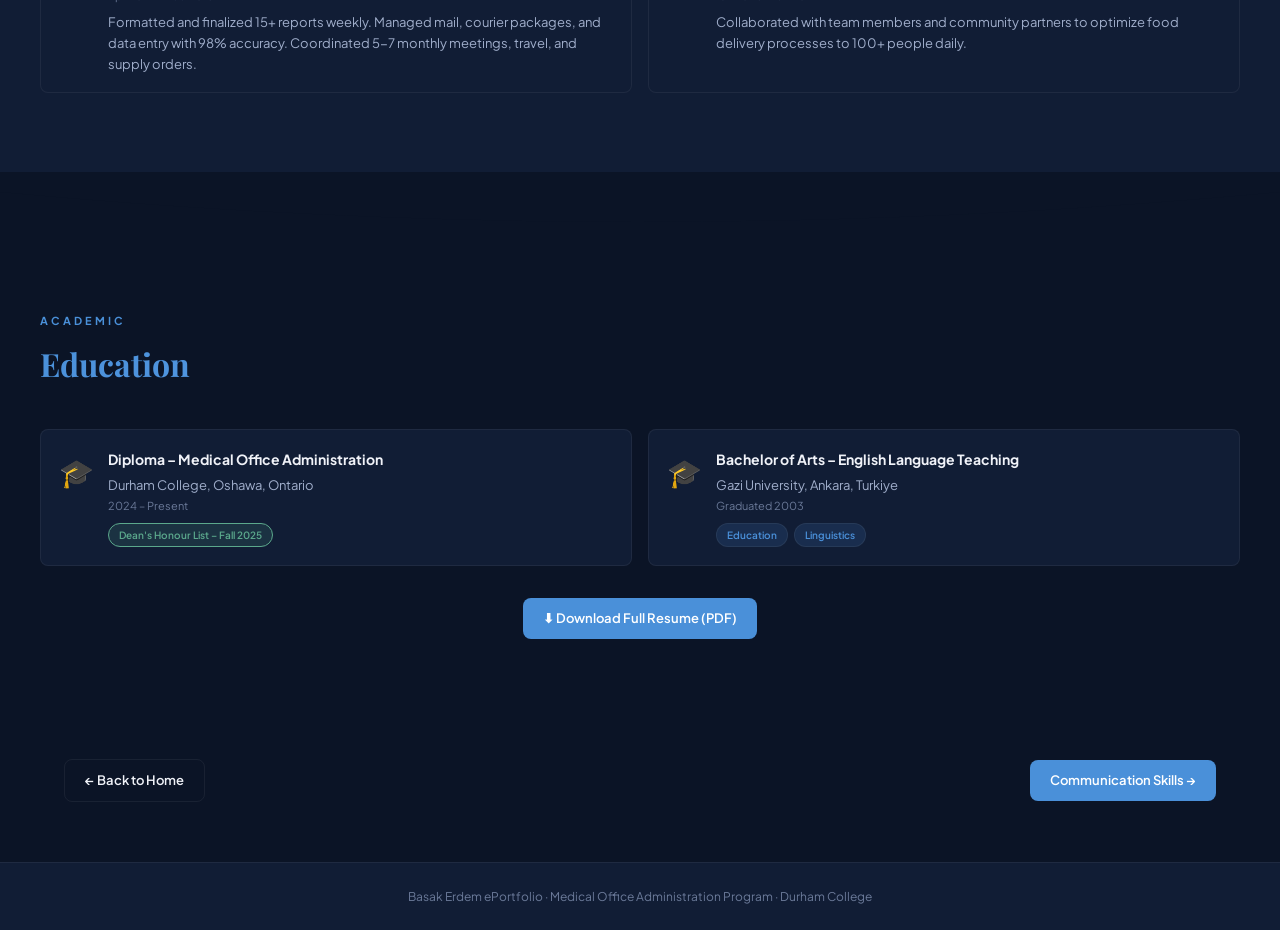
<file: resume.html>
<!DOCTYPE html>
<html lang="en" data-theme="dark">
<head>
<meta charset="UTF-8"><meta name="viewport" content="width=device-width, initial-scale=1.0">
<meta http-equiv="Cache-Control" content="no-cache, no-store, must-revalidate">
<meta http-equiv="Pragma" content="no-cache">
<meta http-equiv="Expires" content="0">
<title>Resume – Basak Erdem ePortfolio</title>
<link rel="preconnect" href="https://fonts.googleapis.com">
<link href="https://fonts.googleapis.com/css2?family=Plus+Jakarta+Sans:wght@400;500;600;700;800&family=Playfair+Display:wght@600;700&display=swap" rel="stylesheet">
<link rel="stylesheet" href="styles.css?v=1.0">
</head>
<body>
<div class="cursor-glow" id="cursorGlow"></div>
<div class="scroll-progress" id="scrollProgress"></div>

<nav class="nav" id="mainNav"><div class="nav-inner">
<a href="index.html" class="nav-brand">Basak Erdem <span>ePortfolio</span></a>
<ul class="nav-links" id="navLinks"><li><a href="index.html">Home</a></li><li><a href="index.html#introduction">Introduction</a></li><li><a href="resume.html" class="active">Resume</a></li><li><a href="communication.html">Communication</a></li><li><a href="numeracy.html">Numeracy</a></li><li><a href="critical-thinking.html">Critical</a></li><li><a href="information.html">Information</a></li><li><a href="interpersonal.html">Interpersonal</a></li><li><a href="personal.html">Personal</a></li></ul>
<button class="theme-toggle" id="themeToggle" title="Toggle theme"><svg class="theme-icon" id="themeIcon" viewBox="0 0 24 24" fill="none" stroke="currentColor" stroke-width="2"><path d="M21 12.79A9 9 0 1 1 11.21 3 7 7 0 0 0 21 12.79z"/></svg></button>
<button class="hamburger" id="hamburger">☰</button>
</div></nav>

<!-- ═══════ HERO WITH PARTICLES ═══════ -->
<section class="hero" id="resume-hero" style="text-align:center">
  <canvas id="particleCanvas"></canvas>
  <div style="position:relative;z-index:1">
    <div style="font-size:56px;margin-bottom:16px">📋</div>
    <h1 style="font-size:36px;margin-bottom:8px;background:var(--gradient-title);-webkit-background-clip:text;-webkit-text-fill-color:transparent;background-clip:text">Resume</h1>
    <p style="color:var(--text-secondary);font-size:15px;max-width:600px;margin:0 auto 24px">Professional qualifications, certifications, experience, and education.</p>
    <div style="height:4px;border-radius:2px;width:80px;margin:0 auto 28px;background:var(--accent)"></div>
    <a href="BE_Resume.pdf" class="btn" style="font-size:15px;padding:14px 28px;box-shadow:0 4px 20px rgba(74,144,217,0.3)" target="_blank">⬇ Download Resume (PDF)</a>
  </div>
</section>

<!-- ═══════ DIVIDER ═══════ -->
<div class="divider divider-down"><svg viewBox="0 0 1200 60" preserveAspectRatio="none"><path class="divider-shape" d="M0,0 L1200,0 L1200,20 Q600,80 0,20 Z" style="fill:var(--bg-primary)"/></svg></div>

<!-- ═══════ PROFESSIONAL SUMMARY + COUNTERS ═══════ -->
<div class="parallax-section bg-primary">
<div class="parallax-inner">
  <p class="section-label">Overview</p>
  <h2 class="section-title">Professional Summary</h2>
  <p class="resume-snap-summary fade-in" style="max-width:900px">Dedicated and detail-oriented professional with over 17 years of experience in client service, administrative support, and office operations. Currently pursuing certification in Medical Administration with a strong foundation in data entry, patient communication, and office coordination. Skilled in managing multiple priorities in fast-paced environments while maintaining accuracy and confidentiality. Committed to providing compassionate patient care, supporting healthcare teams, and ensuring smooth clinic operations.</p>

  <div class="counters">
    <div class="counter-item fade-in"><div class="counter-number" data-target="17">0</div><div class="counter-label">Years Experience</div></div>
    <div class="counter-item fade-in"><div class="counter-number" data-target="6">0</div><div class="counter-label">Certifications</div></div>
    <div class="counter-item fade-in"><div class="counter-number" data-target="2000">0</div><div class="counter-label">Students Taught</div></div>
    <div class="counter-item fade-in"><div class="counter-number" data-target="98">0</div><div class="counter-label">Data Accuracy</div></div>
  </div>
</div>
</div>

<!-- ═══════ DIVIDER ═══════ -->
<div class="divider divider-up"><svg viewBox="0 0 1200 60" preserveAspectRatio="none"><path class="divider-shape" d="M0,60 L0,40 Q600,-20 1200,40 L1200,60 Z"/></svg></div>

<!-- ═══════ CERTIFICATIONS ═══════ -->
<div class="parallax-section bg-secondary">
<div class="parallax-inner">
  <p class="section-label">Credentials</p>
  <h2 class="section-title">Licenses & Certifications</h2>

  <div class="cert-grid" style="margin-bottom:24px">
    <div class="cert-card fade-in"><div class="cert-icon"><svg width="28" height="28" viewBox="0 0 24 24"><rect x="1" y="1" width="10" height="10" fill="#F25022"/><rect x="13" y="1" width="10" height="10" fill="#7FBA00"/><rect x="1" y="13" width="10" height="10" fill="#00A4EF"/><rect x="13" y="13" width="10" height="10" fill="#FFB900"/></svg></div><div class="cert-details"><h4>MOS: Word Associate</h4><p class="cert-issuer">Certiport – Pearson VUE</p><p class="cert-meta">Microsoft 365 · Feb 2026 – Feb 2031</p><div class="cert-tags"><span class="cert-tag">Microsoft Word</span></div><a href="https://verify.certiport.com" class="cert-verify" target="_blank">Verify: RnJb-4wvo →</a></div></div>
    <div class="cert-card fade-in"><div class="cert-icon"><svg width="28" height="28" viewBox="0 0 24 24"><rect x="1" y="1" width="10" height="10" fill="#F25022"/><rect x="13" y="1" width="10" height="10" fill="#7FBA00"/><rect x="1" y="13" width="10" height="10" fill="#00A4EF"/><rect x="13" y="13" width="10" height="10" fill="#FFB900"/></svg></div><div class="cert-details"><h4>MOS: PowerPoint Associate</h4><p class="cert-issuer">Certiport – Pearson VUE</p><p class="cert-meta">Microsoft 365 · Dec 2025 – Dec 2030</p><div class="cert-tags"><span class="cert-tag">Microsoft PowerPoint</span></div><a href="https://verify.certiport.com" class="cert-verify" target="_blank">Verify: L2Ys-s4bS →</a></div></div>
  </div>

  <!-- GOOGLE PM TIMELINE -->
  <div class="pm-timeline-card fade-in">
    <div class="pm-timeline-header">
      <svg width="32" height="32" viewBox="0 0 24 24"><circle cx="12" cy="12" r="11" fill="none" stroke="#4285F4" stroke-width="2"/><text x="12" y="16" text-anchor="middle" font-size="12" font-weight="bold" fill="#4285F4">G</text></svg>
      <div>
        <h4>Google Project Management <span class="cert-badge">6 Courses</span></h4>
        <p style="font-size:12px;color:var(--text-muted)">Coursera · Professional Certificate · Feb 2025</p>
      </div>
      <a href="https://coursera.org/verify/professional-cert/9P09GFAZ1T3E" class="cert-verify" target="_blank">Verify Full Certificate →</a>
    </div>

    <div class="pm-timeline">
      <div class="tm-step">
        <div class="tm-node">✓</div>
        <div class="tm-info">
          <div class="tm-name">Foundations of PM</div>
          <div class="tm-date">Apr 2024</div>
          <a href="https://coursera.org/verify/TT7EE428A7N7" class="tm-link" target="_blank">Verify ↗</a>
        </div>
      </div>
      <div class="tm-step">
        <div class="tm-node">✓</div>
        <div class="tm-info">
          <div class="tm-name">Project Initiation</div>
          <div class="tm-date">May 2024</div>
          <a href="https://coursera.org/verify/3LD86VN37WH9" class="tm-link" target="_blank">Verify ↗</a>
        </div>
      </div>
      <div class="tm-step">
        <div class="tm-node">✓</div>
        <div class="tm-info">
          <div class="tm-name">Project Planning</div>
          <div class="tm-date">Jun 2024</div>
          <a href="https://coursera.org/verify/3XVNZZEATWHP" class="tm-link" target="_blank">Verify ↗</a>
        </div>
      </div>
      <div class="tm-step">
        <div class="tm-node">✓</div>
        <div class="tm-info">
          <div class="tm-name">Project Execution</div>
          <div class="tm-date">Jul 2024</div>
          <a href="https://coursera.org/verify/TQ3EYG9F4W6L" class="tm-link" target="_blank">Verify ↗</a>
        </div>
      </div>
      <div class="tm-step">
        <div class="tm-node">✓</div>
        <div class="tm-info">
          <div class="tm-name">Agile PM</div>
          <div class="tm-date">Nov 2024</div>
          <a href="https://coursera.org/verify/8OLVCH9GH7Q7" class="tm-link" target="_blank">Verify ↗</a>
        </div>
      </div>
      <div class="tm-step">
        <div class="tm-node">✓</div>
        <div class="tm-info">
          <div class="tm-name">Capstone</div>
          <div class="tm-date">Feb 2025</div>
          <a href="https://coursera.org/verify/W0BR62YPD4O4" class="tm-link" target="_blank">Verify ↗</a>
        </div>
      </div>
    </div>
  </div>

  <div class="cert-grid">
    <div class="cert-card fade-in"><div class="cert-icon">🎨</div><div class="cert-details"><h4>Canva: Desktop & Mobile Web Pages</h4><p class="cert-issuer">Coursera Project Network</p><p class="cert-meta">Apr 2024</p><div class="cert-tags"><span class="cert-tag">Canva</span><span class="cert-tag">UX Design</span></div><a href="https://coursera.org/verify/HEKPL3GNFVYD" class="cert-verify" target="_blank">Verify Certificate →</a></div></div>
    <div class="cert-card fade-in"><div class="cert-icon">🐍</div><div class="cert-details"><h4>Python Programming Language</h4><p class="cert-issuer">Certificate · 2022</p><p class="cert-meta">Automation & Scripting</p><div class="cert-tags"><span class="cert-tag">Python</span></div></div></div>
    <div class="cert-card fade-in"><div class="cert-icon">🏆</div><div class="cert-details"><h4>Certificate of Diligence</h4><p class="cert-issuer">Ministry of Education, Turkiye</p><p class="cert-meta">2022 · Teaching Excellence Award</p><div class="cert-tags"><span class="cert-tag">Award</span></div></div></div>
    <div class="cert-card fade-in"><div class="cert-icon">🚗</div><div class="cert-details"><h4>Class G Driver's License</h4><p class="cert-issuer">Ontario, Canada</p><p class="cert-meta">Valid</p><div class="cert-tags"><span class="cert-tag">Driving</span></div></div></div>
  </div>
</div>
</div>

<!-- ═══════ DIVIDER ═══════ -->
<div class="divider divider-down"><svg viewBox="0 0 1200 60" preserveAspectRatio="none"><path class="divider-shape" d="M0,0 L1200,0 L1200,20 Q600,80 0,20 Z" style="fill:var(--bg-primary)"/></svg></div>

<!-- ═══════ KEY SKILLS ═══════ -->
<div class="parallax-section bg-primary">
<div class="parallax-inner">
  <p class="section-label">Expertise</p>
  <h2 class="section-title">Key Skills</h2>
  <div class="skills-tags fade-in">
    <span class="skill-tag">Microsoft Word</span>
    <span class="skill-tag">Microsoft Excel</span>
    <span class="skill-tag">Microsoft PowerPoint</span>
    <span class="skill-tag">Microsoft 365</span>
    <span class="skill-tag">Data Entry</span>
    <span class="skill-tag">Calendar Management</span>
    <span class="skill-tag">Record Management</span>
    <span class="skill-tag">Filing & Records Management</span>
    <span class="skill-tag">Business Correspondence</span>
    <span class="skill-tag">Appointment Booking</span>
    <span class="skill-tag">Bookkeeping Basics</span>
    <span class="skill-tag">Project Management</span>
    <span class="skill-tag">Agile Methodology</span>
    <span class="skill-tag">Client Engagement</span>
    <span class="skill-tag">Problem Solving</span>
    <span class="skill-tag">Teamwork & Collaboration</span>
    <span class="skill-tag">Office Administration</span>
    <span class="skill-tag">Python</span>
    <span class="skill-tag">Canva</span>
    <span class="skill-tag">Customer Service</span>
    <span class="skill-tag">Communication</span>
    <span class="skill-tag">Detail Oriented</span>
    <span class="skill-tag">Turkish (Native)</span>
    <span class="skill-tag">English (Fluent)</span>
  </div>
</div>
</div>

<!-- ═══════ DIVIDER ═══════ -->
<div class="divider divider-up"><svg viewBox="0 0 1200 60" preserveAspectRatio="none"><path class="divider-shape" d="M0,60 L0,40 Q600,-20 1200,40 L1200,60 Z"/></svg></div>

<!-- ═══════ EXPERIENCE ═══════ -->
<div class="parallax-section bg-secondary">
<div class="parallax-inner">
  <p class="section-label">Career</p>
  <h2 class="section-title">Professional Experience</h2>
  <div class="cert-grid">
    <div class="cert-card fade-in"><div class="cert-icon">🏫</div><div class="cert-details"><h4>Supply Teacher – Elementary</h4><p class="cert-issuer">Lakewoods PS, Durham District School Board</p><p class="cert-meta">Jan 2025 – Jun 2025 · Oshawa, ON</p><p style="font-size:13px;color:var(--text-secondary);margin-top:6px">Ensured uninterrupted learning for 25+ students per class during teacher absences, delivering lesson plans and maintaining classroom structure. Delivered personalized support, building trust and confidence.</p></div></div>
    <div class="cert-card fade-in"><div class="cert-icon">📚</div><div class="cert-details"><h4>English Language Teacher</h4><p class="cert-issuer">Ministry of Education, Istanbul, Turkiye</p><p class="cert-meta">Mar 2005 – Sep 2022 · 17 years</p><p style="font-size:13px;color:var(--text-secondary);margin-top:6px">Worked with 2000+ students from diverse backgrounds. Developed instructional materials for 20+ classes weekly. Responded to 30+ parent inquiries weekly, achieving 95% satisfaction rate.</p></div></div>
    <div class="cert-card fade-in"><div class="cert-icon">💼</div><div class="cert-details"><h4>Data Entry & Administrative Assistant</h4><p class="cert-issuer">Divizone Inc., Sakarya, Turkiye</p><p class="cert-meta">Apr 2014 – Dec 2016</p><p style="font-size:13px;color:var(--text-secondary);margin-top:6px">Formatted and finalized 15+ reports weekly. Managed mail, courier packages, and data entry with 98% accuracy. Coordinated 5-7 monthly meetings, travel, and supply orders.</p></div></div>
    <div class="cert-card fade-in"><div class="cert-icon">🤝</div><div class="cert-details"><h4>Volunteer Team Member</h4><p class="cert-issuer">Durham Outlook for the Needy, Oshawa, ON</p><p class="cert-meta">Jun 2023 – Jan 2024</p><p style="font-size:13px;color:var(--text-secondary);margin-top:6px">Collaborated with team members and community partners to optimize food delivery processes to 100+ people daily.</p></div></div>
  </div>
</div>
</div>

<!-- ═══════ DIVIDER ═══════ -->
<div class="divider divider-down"><svg viewBox="0 0 1200 60" preserveAspectRatio="none"><path class="divider-shape" d="M0,0 L1200,0 L1200,20 Q600,80 0,20 Z" style="fill:var(--bg-primary)"/></svg></div>

<!-- ═══════ EDUCATION ═══════ -->
<div class="parallax-section bg-primary">
<div class="parallax-inner">
  <p class="section-label">Academic</p>
  <h2 class="section-title">Education</h2>
  <div class="cert-grid">
    <div class="cert-card fade-in"><div class="cert-icon">🎓</div><div class="cert-details"><h4>Diploma – Medical Office Administration</h4><p class="cert-issuer">Durham College, Oshawa, Ontario</p><p class="cert-meta">2024 – Present</p><div class="cert-tags"><span class="cert-tag" style="background:rgba(91,168,140,0.15);color:var(--check-color);border-color:var(--check-color)">Dean's Honour List – Fall 2025</span></div></div></div>
    <div class="cert-card fade-in"><div class="cert-icon">🎓</div><div class="cert-details"><h4>Bachelor of Arts – English Language Teaching</h4><p class="cert-issuer">Gazi University, Ankara, Turkiye</p><p class="cert-meta">Graduated 2003</p><div class="cert-tags"><span class="cert-tag">Education</span><span class="cert-tag">Linguistics</span></div></div></div>
  </div>

  <div style="margin-top:32px;text-align:center"><a href="BE_Resume.pdf" class="btn btn-hero" target="_blank">⬇ Download Full Resume (PDF)</a></div>
</div>
</div>

<!-- ═══════ NAVIGATION ═══════ -->
<div class="detail-nav" style="padding-top:40px">
  <a href="index.html" class="btn btn-outline">← Back to Home</a>
  <a href="communication.html" class="btn">Communication Skills →</a>
</div>

<button class="back-to-top" id="backToTop" title="Back to top">↑</button>
<footer class="footer">Basak Erdem ePortfolio · Medical Office Administration Program · Durham College</footer>

<script>
// Theme
const toggle=document.getElementById('themeToggle'),ti=document.getElementById('themeIcon'),html=document.documentElement;
const moonP='<path d="M21 12.79A9 9 0 1 1 11.21 3 7 7 0 0 0 21 12.79z"/>',sunP='<circle cx="12" cy="12" r="5"/><line x1="12" y1="1" x2="12" y2="3"/><line x1="12" y1="21" x2="12" y2="23"/><line x1="4.22" y1="4.22" x2="5.64" y2="5.64"/><line x1="18.36" y1="18.36" x2="19.78" y2="19.78"/><line x1="1" y1="12" x2="3" y2="12"/><line x1="21" y1="12" x2="23" y2="12"/><line x1="4.22" y1="19.78" x2="5.64" y2="18.36"/><line x1="18.36" y1="5.64" x2="19.78" y2="4.22"/>';
function setIcon(t){ti.innerHTML=t==='dark'?moonP:sunP}
toggle.addEventListener('click',()=>{toggle.classList.add('rotating');setTimeout(()=>toggle.classList.remove('rotating'),500);const n=html.getAttribute('data-theme')==='dark'?'light':'dark';html.setAttribute('data-theme',n);setIcon(n);localStorage.setItem('theme',n)});
const saved=localStorage.getItem('theme');if(saved){html.setAttribute('data-theme',saved);setIcon(saved)}

// Scroll
window.addEventListener('scroll',()=>{const s=window.scrollY,d=document.documentElement.scrollHeight-window.innerHeight;
document.getElementById('scrollProgress').style.width=(s/d)*100+'%';
document.getElementById('mainNav').classList.toggle('scrolled',s>20);
document.getElementById('backToTop').classList.toggle('show',s>400)});
document.getElementById('backToTop').addEventListener('click',()=>window.scrollTo({top:0,behavior:'smooth'}));

// Cursor glow
const glow=document.getElementById('cursorGlow');document.addEventListener('mousemove',e=>{glow.style.left=e.clientX+'px';glow.style.top=e.clientY+'px'});

// Hamburger
document.getElementById('hamburger').addEventListener('click',()=>document.getElementById('navLinks').classList.toggle('open'));
document.querySelectorAll('.nav-links a').forEach(l=>l.addEventListener('click',()=>document.getElementById('navLinks').classList.remove('open')));

// Observer
const obs=new IntersectionObserver(e=>{e.forEach(en=>{if(en.isIntersecting)en.target.classList.add('visible')})},{threshold:0.1});
document.querySelectorAll('.fade-in').forEach(el=>obs.observe(el));

// Counters
const counterObs=new IntersectionObserver(entries=>{entries.forEach(entry=>{if(entry.isIntersecting){const el=entry.target;const target=parseInt(el.getAttribute('data-target'));const suffix=el.closest('.counter-item').querySelector('.counter-label').textContent.includes('%')?'%':'+';
let current=0;const increment=target/60;const timer=setInterval(()=>{current+=increment;if(current>=target){current=target;clearInterval(timer)}
el.textContent=Math.floor(current)+suffix},25);counterObs.unobserve(el)}})},{threshold:0.5});
document.querySelectorAll('.counter-number[data-target]').forEach(el=>counterObs.observe(el));

// Particles
const canvas=document.getElementById('particleCanvas');if(canvas){const ctx=canvas.getContext('2d');let particles=[];
function rc(){const h=canvas.parentElement;canvas.width=h.offsetWidth;canvas.height=h.offsetHeight}
function cp(){particles=[];const density=window.innerWidth<600?25000:14000;const c=Math.floor((canvas.width*canvas.height)/density);for(let i=0;i<c;i++)particles.push({x:Math.random()*canvas.width,y:Math.random()*canvas.height,vx:(Math.random()-.5)*.35,vy:(Math.random()-.5)*.35,r:Math.random()*1.8+.5})}
function dp(){ctx.clearRect(0,0,canvas.width,canvas.height);const t=document.documentElement.getAttribute('data-theme'),c=t==='dark'?'rgba(74,144,217,':'rgba(43,108,176,';
particles.forEach((p,i)=>{p.x+=p.vx;p.y+=p.vy;if(p.x<0||p.x>canvas.width)p.vx*=-1;if(p.y<0||p.y>canvas.height)p.vy*=-1;ctx.beginPath();ctx.arc(p.x,p.y,p.r,0,Math.PI*2);ctx.fillStyle=c+'0.4)';ctx.fill();
for(let j=i+1;j<particles.length;j++){const dx=p.x-particles[j].x,dy=p.y-particles[j].y,d=Math.sqrt(dx*dx+dy*dy);const maxDist=window.innerWidth<600?80:110;if(d<maxDist){ctx.beginPath();ctx.moveTo(p.x,p.y);ctx.lineTo(particles[j].x,particles[j].y);ctx.strokeStyle=c+(0.12*(1-d/maxDist))+')';ctx.lineWidth=.5;ctx.stroke()}}});
requestAnimationFrame(dp)}
rc();cp();dp();window.addEventListener('resize',()=>{rc();cp()})}
</script>
</body>
</html>
</file>
<file: styles.css>
/* ═══════════════════════════════════════════
   BASAK ERDEM ePORTFOLIO — SHARED STYLES v2
   ═══════════════════════════════════════════ */
:root{--nav-height:64px;--max-width:1200px;--radius:12px;--radius-sm:8px;--transition:0.3s ease}

[data-theme="dark"]{--bg-primary:#0B1426;--bg-secondary:#111D35;--bg-card:#162040;--bg-nav:rgba(13,24,41,0.72);--text-primary:#F0F2F8;--text-secondary:#A0AECB;--text-muted:#6B7A99;--accent:#4A90D9;--accent-light:#6AADFF;--accent-glow:rgba(74,144,217,0.15);--border:rgba(255,255,255,0.06);--border-hover:rgba(255,255,255,0.12);--shadow-card:0 4px 24px rgba(0,0,0,0.3);--shadow-hover:0 8px 40px rgba(0,0,0,0.4);--skill-comm:#4A90D9;--skill-num:#5BA88C;--skill-crit:#D97B4A;--skill-info:#8B6AD9;--skill-inter:#D94A6A;--skill-personal:#C9A84A;--check-color:#5BA88C;--photo-border:var(--accent);--glow-color:rgba(74,144,217,0.06);--gradient-title:linear-gradient(135deg,var(--accent),var(--accent-light));--divider-fill:#111D35;--divider-fill-alt:#0B1426;--quote-bg:rgba(74,144,217,0.06)}

[data-theme="light"]{--bg-primary:#F4F6FB;--bg-secondary:#FFFFFF;--bg-card:#FFFFFF;--bg-nav:rgba(255,255,255,0.72);--text-primary:#1A2340;--text-secondary:#4A5568;--text-muted:#8795A8;--accent:#2B6CB0;--accent-light:#3B82C4;--accent-glow:rgba(43,108,176,0.08);--border:rgba(0,0,0,0.08);--border-hover:rgba(0,0,0,0.14);--shadow-card:0 2px 12px rgba(0,0,0,0.06);--shadow-hover:0 6px 24px rgba(0,0,0,0.1);--skill-comm:#2B6CB0;--skill-num:#2F855A;--skill-crit:#C05621;--skill-info:#6B46C1;--skill-inter:#C53030;--skill-personal:#B7791F;--check-color:#2F855A;--photo-border:var(--accent);--glow-color:rgba(43,108,176,0.03);--gradient-title:linear-gradient(135deg,var(--accent),#1A4B80);--divider-fill:#FFFFFF;--divider-fill-alt:#F4F6FB;--quote-bg:rgba(43,108,176,0.04)}

*,*::before,*::after{margin:0;padding:0;box-sizing:border-box}
html{scroll-behavior:smooth;scroll-padding-top:var(--nav-height)}
body{font-family:'Plus Jakarta Sans',sans-serif;background:var(--bg-primary);color:var(--text-primary);line-height:1.6;transition:background var(--transition),color var(--transition);overflow-x:hidden}
h1,h2,h3{font-family:'Playfair Display',serif}
a{text-decoration:none;color:inherit}

/* ─── Scroll Progress ─── */
.scroll-progress{position:fixed;top:0;left:0;height:3px;background:linear-gradient(90deg,var(--accent),var(--accent-light));width:0%;z-index:1002;box-shadow:0 0 10px var(--accent)}

/* ─── Glassmorphism Nav ─── */
.nav{position:fixed;top:0;left:0;right:0;height:var(--nav-height);background:var(--bg-nav);backdrop-filter:blur(20px);-webkit-backdrop-filter:blur(20px);border-bottom:1px solid var(--border);z-index:1000;transition:all var(--transition)}
.nav.scrolled{box-shadow:0 4px 30px rgba(0,0,0,0.15)}
.nav-inner{max-width:var(--max-width);margin:0 auto;height:100%;display:flex;align-items:center;justify-content:space-between;padding:0 24px}
.nav-brand{font-family:'Plus Jakarta Sans',sans-serif;font-weight:800;font-size:14px;letter-spacing:2px;text-transform:uppercase;color:var(--text-primary)}
.nav-brand span{color:var(--accent)}
.nav-links{display:flex;gap:2px;list-style:none;align-items:center}
.nav-links a{font-size:11px;font-weight:600;letter-spacing:1px;text-transform:uppercase;color:var(--text-muted);padding:8px 10px;border-radius:var(--radius-sm);transition:all var(--transition);position:relative;white-space:nowrap}
.nav-links a:hover,.nav-links a.active{color:var(--accent);background:var(--accent-glow)}
.nav-links a.active::after{content:'';position:absolute;bottom:2px;left:50%;transform:translateX(-50%);width:16px;height:2px;background:var(--accent);border-radius:2px}

/* ─── Theme Toggle ─── */
.theme-toggle{background:var(--accent-glow);border:1px solid var(--border);color:var(--text-primary);width:40px;height:40px;border-radius:50%;cursor:pointer;display:flex;align-items:center;justify-content:center;transition:all 0.4s ease;margin-left:8px;overflow:hidden;flex-shrink:0}
.theme-toggle:hover{border-color:var(--accent);transform:rotate(15deg) scale(1.1);box-shadow:0 0 20px var(--accent-glow)}
.theme-icon{width:20px;height:20px;transition:transform 0.5s cubic-bezier(0.68,-0.55,0.27,1.55)}
.theme-toggle.rotating .theme-icon{transform:rotate(360deg)}
.hamburger{display:none;background:none;border:none;color:var(--text-primary);font-size:24px;cursor:pointer}

/* ─── Buttons ─── */
.btn{display:inline-flex;align-items:center;gap:6px;background:var(--accent);color:#fff;padding:10px 20px;border-radius:var(--radius-sm);font-size:13px;font-weight:600;transition:all var(--transition);border:none;cursor:pointer}
.btn:hover{background:var(--accent-light);transform:translateY(-1px);box-shadow:0 4px 15px rgba(74,144,217,0.3)}
.btn-outline{background:transparent;border:1px solid var(--border);color:var(--text-primary)}
.btn-outline:hover{border-color:var(--accent);color:var(--accent);background:var(--accent-glow)}

/* ─── Gradient Section Titles ─── */
.section-label{font-size:11px;font-weight:700;letter-spacing:3px;text-transform:uppercase;color:var(--accent);margin-bottom:8px}
.section-title{font-size:32px;margin-bottom:40px;background:var(--gradient-title);-webkit-background-clip:text;-webkit-text-fill-color:transparent;background-clip:text}

/* ─── Parallax Sections with Decorative Backgrounds ─── */
.parallax-section{position:relative;padding:80px 24px;transition:background var(--transition);overflow:hidden}
.parallax-section.bg-primary{background:var(--bg-primary)}
.parallax-section.bg-secondary{background:var(--bg-secondary)}
.parallax-inner{max-width:var(--max-width);margin:0 auto;position:relative;z-index:2}

/* Fixed gradient overlay — creates parallax illusion */
.parallax-section::before{content:'';position:absolute;top:-20%;left:-10%;right:-10%;bottom:-20%;background-attachment:fixed;background-size:100% 100%;background-repeat:no-repeat;pointer-events:none;z-index:0;opacity:1}
.parallax-section.bg-primary::before{background-image:radial-gradient(ellipse 350px 350px at 20% 50%,rgba(74,144,217,0.18) 0%,transparent 100%),radial-gradient(ellipse 280px 280px at 80% 30%,rgba(139,106,217,0.14) 0%,transparent 100%)}
.parallax-section.bg-secondary::before{background-image:radial-gradient(ellipse 300px 300px at 70% 60%,rgba(91,168,140,0.16) 0%,transparent 100%),radial-gradient(ellipse 320px 320px at 30% 20%,rgba(74,144,217,0.14) 0%,transparent 100%)}
[data-theme="light"] .parallax-section::before{opacity:0.7}

/* Floating Decorative Elements */
.parallax-deco{position:absolute;pointer-events:none;z-index:1;opacity:0.12}
[data-theme="light"] .parallax-deco{opacity:0.07}
.deco-circle{border-radius:50%;border:1.5px solid var(--accent)}
.deco-ring{border-radius:50%;border:1px solid var(--accent);background:transparent}
.deco-dot{border-radius:50%;background:var(--accent)}
.deco-diamond{transform:rotate(45deg);border:1.5px solid var(--accent)}
.deco-cross{position:absolute;color:var(--accent);font-size:18px;font-weight:300;opacity:0.1}
.deco-line{height:1px;background:linear-gradient(90deg,transparent,var(--accent),transparent)}

/* Deco animations */
.deco-float-1{animation:decoFloat1 8s ease-in-out infinite}
.deco-float-2{animation:decoFloat2 10s ease-in-out infinite}
.deco-float-3{animation:decoFloat3 12s ease-in-out infinite}
.deco-float-4{animation:decoFloat4 9s ease-in-out infinite}

@keyframes decoFloat1{0%,100%{transform:translate(0,0)}50%{transform:translate(12px,-8px)}}
@keyframes decoFloat2{0%,100%{transform:translate(0,0)}50%{transform:translate(-8px,12px)}}
@keyframes decoFloat3{0%,100%{transform:translate(0,0) rotate(0deg)}50%{transform:translate(6px,-10px) rotate(15deg)}}
@keyframes decoFloat4{0%,100%{transform:translate(0,0) rotate(45deg)}50%{transform:translate(-10px,6px) rotate(55deg)}}

/* Hide decorations on mobile for performance */
@media(max-width:900px){
  .parallax-deco{display:none}
  .parallax-section::before{background-attachment:scroll;opacity:0.3}
}

/* ─── Angled Section Dividers ─── */
.divider{position:relative;height:60px;margin-top:-1px;z-index:2}
.divider svg{display:block;width:100%;height:100%}
.divider-down .divider-shape{fill:var(--bg-primary)}
.divider-up .divider-shape{fill:var(--bg-secondary)}

/* ─── Animated Counters ─── */
.counters{display:grid;grid-template-columns:repeat(4,1fr);gap:24px;margin:40px 0;align-items:stretch}
.counter-item{text-align:center;padding:28px 16px;background:var(--bg-card);border:1px solid var(--border);border-radius:var(--radius);transition:all var(--transition);display:flex;flex-direction:column;align-items:center;justify-content:center;min-height:120px}
.counter-item:hover{transform:translateY(-4px);box-shadow:var(--shadow-card);border-color:var(--border-hover)}
.counter-number{font-family:'Plus Jakarta Sans',sans-serif;font-size:36px;font-weight:800;background:var(--gradient-title);-webkit-background-clip:text;-webkit-text-fill-color:transparent;background-clip:text;line-height:1.2}
.counter-label{font-size:11px;font-weight:600;letter-spacing:1px;text-transform:uppercase;color:var(--text-muted);margin-top:4px}

/* ─── Quote Banner ─── */
.quote-banner{background:var(--quote-bg);border-top:1px solid var(--border);border-bottom:1px solid var(--border);padding:40px 24px;text-align:center;transition:background var(--transition)}
.quote-banner blockquote{max-width:700px;margin:0 auto;font-family:'Playfair Display',serif;font-size:20px;font-style:italic;color:var(--text-secondary);line-height:1.6}
.quote-banner .quote-attr{font-family:'Plus Jakarta Sans',sans-serif;font-size:12px;font-style:normal;color:var(--text-muted);margin-top:12px;letter-spacing:1px;text-transform:uppercase}

/* ─── Cards ─── */
.card{background:var(--bg-card);border:1px solid var(--border);border-radius:var(--radius);padding:32px 28px;transition:all .4s ease;position:relative;overflow:hidden}
.card::before{content:'';position:absolute;top:0;left:0;right:0;height:3px;background:linear-gradient(90deg,var(--accent),var(--accent-light));transform:scaleX(0);transition:transform .4s ease;transform-origin:left}
.card:hover::before{transform:scaleX(1)}
.card:hover{border-color:var(--border-hover);box-shadow:var(--shadow-card);transform:translateY(-4px)}

/* ─── Hero ─── */
.hero{margin-top:var(--nav-height);padding:80px 24px 60px;background:var(--bg-secondary);border-bottom:1px solid var(--border);transition:background var(--transition);position:relative;overflow:hidden}
#particleCanvas{position:absolute;top:0;left:0;width:100%;height:100%;pointer-events:none;z-index:0}
.hero-inner{max-width:var(--max-width);margin:0 auto;display:grid;grid-template-columns:1fr 300px;gap:60px;align-items:center;position:relative;z-index:1}
.typing-cursor{display:inline-block;width:3px;height:1em;background:var(--accent);margin-left:4px;animation:blink .7s infinite;vertical-align:text-bottom}
@keyframes blink{0%,100%{opacity:1}50%{opacity:0}}
.hero-content h1{font-size:42px;font-weight:700;margin-bottom:16px;line-height:1.2;min-height:100px}
.hero-content h1 span{color:var(--accent)}
.hero-content>p{font-size:16px;color:var(--text-secondary);max-width:560px;margin-bottom:40px;line-height:1.7;opacity:0;transform:translateY(10px);transition:opacity 0.8s ease 0.3s,transform 0.8s ease 0.3s}
.hero-content>p.typed-done{opacity:1;transform:translateY(0)}

/* Floating Skill Icons */
.skill-icons{display:flex;gap:16px;flex-wrap:wrap}
.skill-icon{display:flex;flex-direction:column;align-items:center;gap:8px;padding:16px 12px;background:var(--bg-card);border:1px solid var(--border);border-radius:var(--radius);width:120px;transition:all var(--transition);cursor:pointer;animation:float 4s ease-in-out infinite}
.skill-icon:nth-child(1){animation-delay:0s}.skill-icon:nth-child(2){animation-delay:.4s}.skill-icon:nth-child(3){animation-delay:.8s}.skill-icon:nth-child(4){animation-delay:1.2s}.skill-icon:nth-child(5){animation-delay:1.6s}.skill-icon:nth-child(6){animation-delay:2s}
@keyframes float{0%,100%{transform:translateY(0)}50%{transform:translateY(-6px)}}
.skill-icon:hover{border-color:var(--border-hover);box-shadow:var(--shadow-card);animation-play-state:paused;transform:translateY(-4px) scale(1.05)}
.skill-icon svg{width:28px;height:28px}
.skill-icon span{font-size:10px;font-weight:600;text-align:center;letter-spacing:.5px;color:var(--text-secondary);line-height:1.3}

/* Photo */
.hero-photo{display:flex;flex-direction:column;align-items:center;gap:16px}
.photo-frame{width:220px;height:260px;border-radius:var(--radius);border:3px solid var(--photo-border);overflow:hidden;background:var(--bg-card);display:flex;align-items:center;justify-content:center;color:var(--text-muted);font-size:13px;transition:all var(--transition)}
.photo-frame:hover{box-shadow:0 0 30px rgba(74,144,217,0.2)}
.photo-frame img{width:100%;height:100%;object-fit:cover}
.hero-photo .name-label{font-family:'Playfair Display',serif;font-size:20px;font-weight:700;color:var(--text-primary)}
.hero-photo .role-label{font-size:13px;color:var(--text-secondary);margin-top:-8px}

/* ─── Info Cards ─── */
.info-cards{display:grid;grid-template-columns:repeat(3,1fr);gap:24px}
.info-card{background:var(--bg-card);border:1px solid var(--border);border-radius:var(--radius);padding:32px 28px;transition:all .4s ease;position:relative;overflow:hidden}
.info-card::before{content:'';position:absolute;top:0;left:0;right:0;height:3px;background:linear-gradient(90deg,var(--accent),var(--accent-light));transform:scaleX(0);transition:transform .4s ease;transform-origin:left}
.info-card:hover::before{transform:scaleX(1)}
.info-card:hover{border-color:var(--border-hover);box-shadow:var(--shadow-card);transform:translateY(-4px)}
.info-card h3{font-family:'Plus Jakarta Sans',sans-serif;font-size:16px;font-weight:700;letter-spacing:1px;text-transform:uppercase;margin-bottom:12px}
.info-card p{font-size:14px;color:var(--text-secondary);line-height:1.7;margin-bottom:20px}
.ees-list{font-size:13px;color:var(--text-secondary);line-height:2}
.ees-list .check{color:var(--check-color);margin-right:4px}

/* ─── Resume Snapshot ─── */
.resume-snap-summary{font-size:14px;color:var(--text-secondary);line-height:1.7;margin-bottom:28px;max-width:800px}
.cert-badges{display:flex;gap:8px;flex-wrap:wrap;margin-bottom:24px}
.cert-mini{display:inline-flex;align-items:center;gap:6px;padding:6px 14px;background:var(--bg-card);border:1px solid var(--border);border-radius:20px;font-size:11px;font-weight:600;color:var(--text-primary);transition:all var(--transition);animation:pulse-subtle 3s ease-in-out infinite}
.cert-mini:nth-child(odd){animation-delay:.5s}
@keyframes pulse-subtle{0%,100%{box-shadow:none}50%{box-shadow:0 0 12px var(--accent-glow)}}
.cert-mini:hover{border-color:var(--accent);transform:translateY(-2px)}
.cert-mini .cert-mini-icon{font-size:14px}
.skills-compact{display:flex;gap:6px;flex-wrap:wrap;margin-bottom:24px}
.skill-sm{font-size:10px;font-weight:600;padding:4px 10px;border-radius:12px;background:var(--accent-glow);color:var(--accent);border:1px solid var(--border);transition:all var(--transition)}
.skill-sm:hover{background:var(--accent);color:#fff;transform:scale(1.05)}
.exp-list{display:flex;flex-direction:column;gap:10px;margin-bottom:20px}
.exp-item{display:flex;align-items:center;gap:12px;font-size:13px;color:var(--text-secondary);padding:8px 12px;background:var(--bg-card);border:1px solid var(--border);border-radius:var(--radius-sm);transition:all var(--transition)}
.exp-item:hover{border-color:var(--border-hover);transform:translateX(4px)}
.exp-icon{font-size:18px;flex-shrink:0}
.exp-title{font-weight:700;color:var(--text-primary)}
.exp-co{color:var(--text-muted);margin-left:4px}

/* ─── EES Summary Cards with Glow ─── */
.ees-grid{display:grid;grid-template-columns:repeat(3,1fr);gap:24px}
.ees-card{background:var(--bg-card);border:1px solid var(--border);border-radius:var(--radius);overflow:hidden;transition:all .4s ease;text-align:center;display:block}
.ees-card:hover{border-color:var(--border-hover);transform:translateY(-6px)}
.ees-card.ees-comm:hover{box-shadow:0 8px 40px rgba(74,144,217,0.25)}
.ees-card.ees-num:hover{box-shadow:0 8px 40px rgba(91,168,140,0.25)}
.ees-card.ees-crit:hover{box-shadow:0 8px 40px rgba(217,123,74,0.25)}
.ees-card.ees-info:hover{box-shadow:0 8px 40px rgba(139,106,217,0.25)}
.ees-card.ees-inter:hover{box-shadow:0 8px 40px rgba(217,74,106,0.25)}
.ees-card.ees-personal:hover{box-shadow:0 8px 40px rgba(201,168,74,0.25)}
.ees-card-header{padding:14px 20px;font-family:'Plus Jakarta Sans',sans-serif;font-size:12px;font-weight:700;letter-spacing:1.5px;text-transform:uppercase;color:#fff}
.ees-card-body{padding:28px 24px}
.ees-card-icon{font-size:40px;margin-bottom:12px}
.ees-card-title{font-family:'Plus Jakarta Sans',sans-serif;font-size:14px;font-weight:700;margin-bottom:6px;color:var(--text-primary)}
.ees-card-desc{font-size:12px;color:var(--text-muted);margin-bottom:16px;line-height:1.5}
.ees-card .btn{font-size:12px;padding:8px 16px}
.ees-comm .ees-card-header{background:var(--skill-comm)}
.ees-num .ees-card-header{background:var(--skill-num)}
.ees-crit .ees-card-header{background:var(--skill-crit)}
.ees-info .ees-card-header{background:var(--skill-info)}
.ees-inter .ees-card-header{background:var(--skill-inter)}
.ees-personal .ees-card-header{background:var(--skill-personal)}

/* ─── Intro ─── */
.intro-content{background:var(--bg-card);border:1px solid var(--border);border-radius:var(--radius);padding:40px}
.intro-content p{color:var(--text-secondary);font-size:15px;line-height:1.8;margin-bottom:16px}

/* ─── Stagger animation for skills ─── */
.skill-stagger{opacity:0;transform:translateY(10px);transition:opacity .4s ease,transform .4s ease}
.skill-stagger.visible{opacity:1;transform:translateY(0)}

/* ─── Footer ─── */
.footer{padding:24px;text-align:center;border-top:1px solid var(--border);font-size:12px;color:var(--text-muted);background:var(--bg-secondary)}

/* ─── Back to Top ─── */
.back-to-top{position:fixed;bottom:30px;right:30px;width:44px;height:44px;background:var(--accent);color:#fff;border:none;border-radius:50%;cursor:pointer;display:flex;align-items:center;justify-content:center;font-size:20px;opacity:0;transform:translateY(20px);transition:all .4s ease;z-index:999;box-shadow:0 4px 20px rgba(74,144,217,0.3)}
.back-to-top.show{opacity:1;transform:translateY(0)}
.back-to-top:hover{transform:translateY(-3px) scale(1.1);box-shadow:0 6px 30px rgba(74,144,217,0.5)}

/* ─── Cursor Glow ─── */
.cursor-glow{position:fixed;width:300px;height:300px;border-radius:50%;background:radial-gradient(circle,var(--glow-color) 0%,transparent 70%);pointer-events:none;z-index:0;transform:translate(-50%,-50%);transition:opacity .3s ease}
[data-theme="light"] .cursor-glow{opacity:0}

/* ─── Animations ─── */
.fade-in{opacity:0;transform:translateY(24px);transition:opacity .6s ease,transform .6s ease}
.fade-in.visible{opacity:1;transform:translateY(0)}
.slide-left{opacity:0;transform:translateX(-60px);transition:opacity .7s ease,transform .7s ease}
.slide-right{opacity:0;transform:translateX(60px);transition:opacity .7s ease,transform .7s ease}
.slide-left.visible,.slide-right.visible{opacity:1;transform:translateX(0)}

/* ─── Detail Pages ─── */
.detail-hero{margin-top:var(--nav-height);padding:60px 24px 40px;text-align:center;position:relative;overflow:hidden}
.detail-hero .detail-icon{font-size:56px;margin-bottom:16px}
.detail-hero h1{font-size:36px;margin-bottom:8px}
.detail-hero p{color:var(--text-secondary);font-size:15px;max-width:600px;margin:0 auto}
.detail-hero-bar{height:4px;border-radius:2px;width:80px;margin:20px auto 0}
.detail-content{max-width:var(--max-width);margin:0 auto;padding:40px 24px 80px}
.detail-grid{display:grid;grid-template-columns:1fr 1fr;gap:32px}
.detail-card{background:var(--bg-card);border:1px solid var(--border);border-radius:var(--radius);padding:32px;transition:all var(--transition)}
.detail-card h2{font-family:'Plus Jakarta Sans',sans-serif;font-size:16px;font-weight:700;letter-spacing:1px;text-transform:uppercase;margin-bottom:20px;color:var(--accent);padding-bottom:12px;border-bottom:1px solid var(--border)}
.detail-card p,.detail-card li{font-size:14px;color:var(--text-secondary);line-height:1.8}
.detail-card ul{list-style:none;display:flex;flex-direction:column;gap:12px}
.detail-card li{display:flex;align-items:flex-start;gap:10px}
.detail-card li::before{content:"✓";color:var(--check-color);font-weight:700;flex-shrink:0;margin-top:2px}
.self-assess{display:inline-block;font-size:12px;padding:6px 14px;background:var(--accent-glow);border:1px solid var(--border);border-radius:20px;margin-bottom:16px;color:var(--text-secondary)}
.self-assess strong{color:var(--accent)}
.artifact-display{background:var(--bg-secondary);border:1px solid var(--border);border-radius:var(--radius-sm);padding:24px;text-align:center;color:var(--text-muted);min-height:160px;display:flex;flex-direction:column;align-items:center;justify-content:center;gap:8px;margin-bottom:16px}
.artifact-display .art-icon{font-size:48px}
.artifact-display strong{color:var(--text-primary);font-size:15px}
.artifact-display span{font-size:12px;line-height:1.5;max-width:280px}
.detail-nav{display:flex;justify-content:space-between;align-items:center;max-width:var(--max-width);margin:0 auto;padding:0 24px 60px}

/* ─── Resume Page ─── */
.resume-content{background:var(--bg-card);border:1px solid var(--border);border-radius:var(--radius);padding:40px}
.resume-content p{color:var(--text-secondary);font-size:15px;line-height:1.8;margin-bottom:16px}
.resume-heading{font-family:'Plus Jakarta Sans',sans-serif;font-size:14px;font-weight:700;letter-spacing:1px;text-transform:uppercase;color:var(--accent);margin-bottom:16px;padding-bottom:8px;border-bottom:1px solid var(--border)}
.cert-grid{display:grid;grid-template-columns:repeat(2,1fr);gap:16px}
.cert-card{display:flex;gap:14px;padding:18px;background:var(--bg-secondary);border:1px solid var(--border);border-radius:var(--radius-sm);transition:all .4s ease}
.cert-card:hover{border-color:var(--border-hover);box-shadow:var(--shadow-card);transform:translateY(-2px)}
.cert-icon{font-size:28px;flex-shrink:0;margin-top:2px}
.cert-details h4{font-family:'Plus Jakarta Sans',sans-serif;font-size:14px;font-weight:700;color:var(--text-primary);margin-bottom:4px}
.cert-issuer{font-size:13px;color:var(--text-secondary);margin-bottom:2px}
.cert-meta{font-size:11px;color:var(--text-muted);margin-bottom:8px}
.cert-tags{display:flex;gap:6px;flex-wrap:wrap}
.cert-tag{font-size:10px;font-weight:600;padding:3px 10px;background:var(--accent-glow);color:var(--accent);border-radius:20px;border:1px solid var(--border)}
.cert-verify{display:inline-block;font-size:11px;font-weight:600;color:var(--accent);margin-top:6px;transition:all var(--transition)}
.cert-verify:hover{color:var(--accent-light);transform:translateX(3px)}
.cert-badge{display:inline-block;font-size:9px;font-weight:700;background:var(--accent);color:#fff;padding:2px 8px;border-radius:10px;margin-left:6px;vertical-align:middle}
.cert-expandable{cursor:pointer}
.cert-subcourses{max-height:0;overflow:hidden;transition:max-height 0.5s cubic-bezier(0.4,0,0.2,1);margin-top:0}
.cert-expandable.expanded .cert-subcourses{max-height:300px;margin-top:12px}
.cert-expandable::after{content:'▾ Click to see all 6 courses';display:block;font-size:10px;color:var(--text-muted);text-align:center;margin-top:8px}
.cert-expandable.expanded::after{content:'▴ Collapse';color:var(--accent)}
.subcourse{display:flex;align-items:center;gap:8px;padding:6px 0;font-size:12px;color:var(--text-secondary);border-bottom:1px solid var(--border)}
.subcourse:last-child{border-bottom:none}
.subcourse-num{width:20px;height:20px;border-radius:50%;background:var(--accent-glow);color:var(--accent);font-size:10px;font-weight:700;display:flex;align-items:center;justify-content:center;flex-shrink:0}
.subcourse-link{color:var(--accent);font-size:11px;margin-left:auto;flex-shrink:0}
.skills-tags{display:flex;gap:8px;flex-wrap:wrap}
.skill-tag{font-size:12px;font-weight:600;padding:6px 16px;background:var(--bg-secondary);color:var(--text-primary);border:1px solid var(--border);border-radius:20px;transition:all var(--transition)}
.skill-tag:hover{border-color:var(--accent);color:var(--accent);background:var(--accent-glow);transform:translateY(-2px)}

/* ─── Gradient Mesh Hero ─── */
.mesh-hero{margin-top:var(--nav-height);padding:80px 24px 50px;text-align:center;position:relative;overflow:hidden;background:var(--bg-secondary)}
.mesh-hero::before{content:'';position:absolute;top:-50%;left:-50%;width:200%;height:200%;background:radial-gradient(circle at 20% 50%,rgba(74,144,217,0.12) 0%,transparent 50%),radial-gradient(circle at 80% 20%,rgba(139,106,217,0.1) 0%,transparent 50%),radial-gradient(circle at 50% 80%,rgba(91,168,140,0.08) 0%,transparent 50%);animation:meshMove 12s ease-in-out infinite;z-index:0}
[data-theme="light"] .mesh-hero::before{background:radial-gradient(circle at 20% 50%,rgba(43,108,176,0.08) 0%,transparent 50%),radial-gradient(circle at 80% 20%,rgba(107,70,193,0.06) 0%,transparent 50%),radial-gradient(circle at 50% 80%,rgba(47,133,90,0.05) 0%,transparent 50%)}
@keyframes meshMove{0%,100%{transform:translate(0,0) rotate(0deg)}33%{transform:translate(2%,-1%) rotate(1deg)}66%{transform:translate(-1%,2%) rotate(-1deg)}}
.mesh-hero *{position:relative;z-index:1}
.mesh-hero .detail-icon{font-size:56px;margin-bottom:16px}
.mesh-hero h1{font-size:36px;margin-bottom:8px;background:var(--gradient-title);-webkit-background-clip:text;-webkit-text-fill-color:transparent;background-clip:text}
.mesh-hero p{color:var(--text-secondary);font-size:15px;max-width:600px;margin:0 auto 24px}
.mesh-hero .hero-bar{height:4px;border-radius:2px;width:80px;margin:0 auto 28px;background:var(--accent)}
.mesh-hero .btn-hero{font-size:15px;padding:14px 28px;box-shadow:0 4px 20px rgba(74,144,217,0.3)}
.mesh-hero .btn-hero:hover{box-shadow:0 6px 30px rgba(74,144,217,0.5);transform:translateY(-2px)}

/* ─── Google PM Timeline ─── */
.pm-timeline-card{background:var(--bg-card);border:1px solid var(--border);border-radius:var(--radius);padding:28px;margin-bottom:16px;transition:all var(--transition)}
.pm-timeline-header{display:flex;align-items:center;gap:14px;margin-bottom:20px;flex-wrap:wrap}
.pm-timeline-header h4{font-family:'Plus Jakarta Sans',sans-serif;font-size:16px;font-weight:700;color:var(--text-primary)}
.pm-timeline-header .cert-badge{font-size:10px}
.pm-timeline-header .cert-verify{margin-left:auto}
.pm-timeline{display:flex;align-items:flex-start;position:relative;padding:8px 0 0}
.pm-timeline::before{content:'';position:absolute;top:23px;left:24px;right:24px;height:3px;background:var(--border);border-radius:2px}
.pm-timeline::after{content:'';position:absolute;top:23px;left:24px;right:24px;height:3px;background:linear-gradient(90deg,var(--accent),var(--accent-light));border-radius:2px;animation:timelineFill 2s ease-out forwards;transform-origin:left;transform:scaleX(0)}
@keyframes timelineFill{to{transform:scaleX(1)}}
.tm-step{flex:1;display:flex;flex-direction:column;align-items:center;text-align:center;position:relative;z-index:1;min-width:0}
.tm-node{width:28px;height:28px;border-radius:50%;background:var(--accent);border:3px solid var(--bg-card);display:flex;align-items:center;justify-content:center;color:#fff;font-size:11px;font-weight:700;margin-bottom:10px;box-shadow:0 0 0 2px var(--accent);transition:all var(--transition)}
.tm-step:hover .tm-node{transform:scale(1.2);box-shadow:0 0 0 4px var(--accent-glow),0 0 15px rgba(74,144,217,0.3)}
.tm-name{font-size:10px;font-weight:600;color:var(--text-secondary);line-height:1.3;padding:0 2px;max-width:100%}
.tm-date{font-size:9px;color:var(--text-muted);margin-top:3px}
.tm-link{display:inline-block;font-size:9px;color:var(--accent);margin-top:3px;font-weight:600;transition:all var(--transition)}
.tm-link:hover{color:var(--accent-light);transform:translateY(-1px)}

/* Timeline vertical on mobile */
@media(max-width:700px){
  .pm-timeline{flex-direction:column;gap:0;padding-left:20px}
  .pm-timeline::before,.pm-timeline::after{top:0;bottom:0;left:33px;right:auto;width:3px;height:auto}
  .tm-step{flex-direction:row;text-align:left;align-items:center;gap:12px;padding:8px 0}
  .tm-node{flex-shrink:0;margin-bottom:0}
  .tm-info{display:flex;flex-direction:column}
  .tm-name{font-size:11px}
}

/* ─── Responsive ─── */

/* Tablet (max 900px) */
@media(max-width:900px){
  .hero-inner{grid-template-columns:1fr;gap:40px}
  .hero-photo{order:-1}
  .hero{padding:60px 24px 40px}
  .info-cards{grid-template-columns:1fr 1fr}
  .ees-grid{grid-template-columns:1fr 1fr}
  .detail-grid,.counters{grid-template-columns:1fr 1fr}
  .nav-links{display:none}
  .nav-links.open{display:flex;flex-direction:column;position:absolute;top:var(--nav-height);left:0;right:0;background:var(--bg-nav);backdrop-filter:blur(20px);border-bottom:1px solid var(--border);padding:16px;gap:4px}
  .nav-links.open a{padding:12px 16px;font-size:13px}
  .hamburger{display:block}
  .cursor-glow{display:none}
  .parallax-section{padding:60px 24px}
  .divider{height:40px}
  .mesh-hero{padding:60px 24px 40px}
  .mesh-hero h1{font-size:28px}
  .quote-banner blockquote{font-size:18px}
  .counter-number{font-size:30px}
  .exp-item{flex-wrap:wrap}
  .exp-co{width:100%;margin-left:30px;font-size:12px}
}

/* Large phone (max 700px) */
@media(max-width:700px){
  .info-cards{grid-template-columns:1fr}
  .ees-grid{grid-template-columns:1fr}
  .cert-grid{grid-template-columns:1fr}
}

/* Small phone (max 600px) */
@media(max-width:600px){
  .mesh-hero{padding:40px 16px 30px}
  .mesh-hero h1{font-size:24px}
  .mesh-hero .btn-hero{font-size:13px;padding:12px 22px}
  .hero{padding:40px 16px 30px}
  .hero-content h1{font-size:26px;min-height:65px}
  .hero-content>p{font-size:14px;margin-bottom:24px}
  .skill-icons{justify-content:center;gap:10px}
  .skill-icon{width:95px;padding:12px 8px}
  .skill-icon span{font-size:9px}
  .photo-frame{width:180px;height:220px}
  .hero-photo .name-label{font-size:18px}
  .parallax-section{padding:40px 16px}
  .section-title{font-size:26px;margin-bottom:24px}
  .intro-content,.resume-content,.detail-card{padding:20px}
  .info-card{padding:24px 20px}
  .counters{grid-template-columns:1fr 1fr;gap:12px}
  .counter-number{font-size:26px}
  .counter-item{padding:16px 12px}
  .counter-label{font-size:10px}
  .quote-banner{padding:28px 16px}
  .quote-banner blockquote{font-size:16px;line-height:1.5}
  .divider{height:30px}
  .detail-grid{grid-template-columns:1fr}
  .detail-nav{flex-direction:column;gap:12px;align-items:stretch;text-align:center}
  .exp-item{font-size:12px;padding:6px 10px}
  .cert-mini{font-size:10px;padding:4px 10px}
  .resume-snap-summary{font-size:13px}
  .back-to-top{bottom:16px;right:16px;width:38px;height:38px;font-size:16px}
  .ees-card-body{padding:20px 16px}
  .ees-card-desc{font-size:11px}
}

/* Very small phone (max 380px) */
@media(max-width:380px){
  .hero-content h1{font-size:22px;min-height:55px}
  .skill-icon{width:85px;padding:10px 6px}
  .counters{grid-template-columns:1fr;gap:10px}
  .counter-item{flex-direction:row;justify-content:center;gap:12px;padding:12px 16px}
  .counter-number{font-size:24px}
  .cert-badges{gap:6px}
  .cert-mini{font-size:9px;padding:3px 8px}
}
</file>
